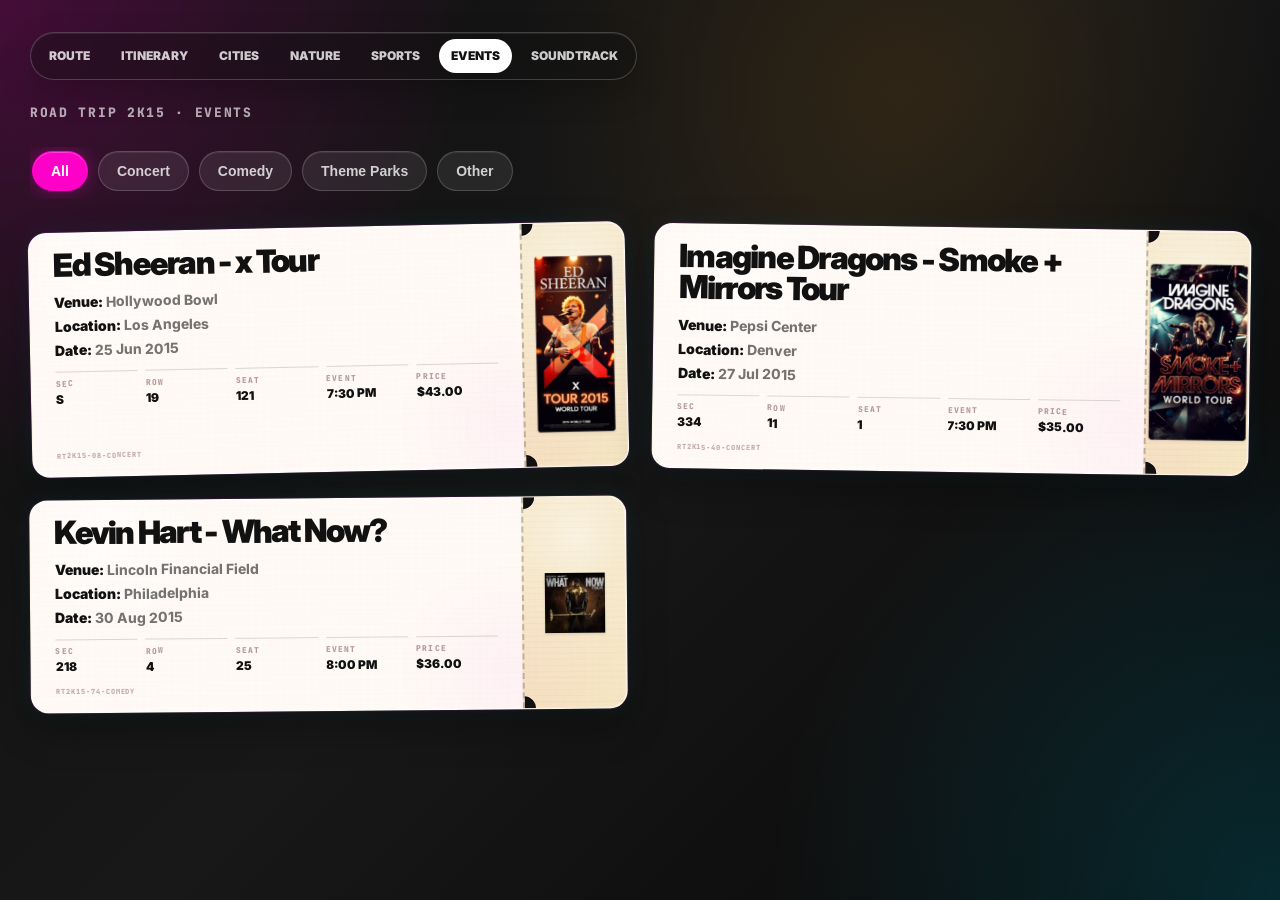
<file: events.html>
<!DOCTYPE html>
<html lang="en">
<head>
  <meta charset="UTF-8" />
  <meta name="viewport" content="width=device-width, initial-scale=1.0" />

  <title>Events · RT2K15</title>

  <link rel="preconnect" href="https://fonts.googleapis.com">
  <link rel="preconnect" href="https://fonts.gstatic.com" crossorigin>
  <link
    href="https://fonts.googleapis.com/css2?family=Inter:wght@400;500;600;700;800;900&family=JetBrains+Mono:wght@500;600;700;800&display=swap"
    rel="stylesheet"
  >

  <link rel="stylesheet" href="events.css" />
</head>

<body data-event-page="events">
  <div class="events-page">
    <header class="events-hero">
<nav class="home-desktop-nav" aria-label="Road Trip sections">
  <a class="home-desktop-nav-link" href="index.html">ROUTE</a>
  <a class="home-desktop-nav-link" href="itinerary.html">ITINERARY</a>
  <a class="home-desktop-nav-link" href="cities.html">CITIES</a>
  <a class="home-desktop-nav-link" href="parks.html">NATURE</a>
  <a class="home-desktop-nav-link" href="sports.html">SPORTS</a>
  <a class="home-desktop-nav-link active" href="events.html" aria-current="page">EVENTS</a>
  <a class="home-desktop-nav-link" href="soundtrack.html">SOUNDTRACK</a>
</nav>
      <div class="events-hero-main">
<div>
  <p class="eyebrow compact-page-title">Road Trip 2K15 · Events</p>
</div>


      </div>
    </header>

    <main class="events-main">
      <section class="events-controls" aria-label="Events filters">
        <div class="filter-buttons" id="event-filters">

          <button class="filter-btn active" type="button" data-filter="all">All</button>
          <button class="filter-btn" type="button" data-filter="Concert">Concert</button>
          <button class="filter-btn" type="button" data-filter="Comedy">Comedy</button>
          <button class="filter-btn" type="button" data-filter="Theme Park">Theme Parks</button>
          <button class="filter-btn" type="button" data-filter="Other">Other</button>
        </div>
      </section>

      <section class="events-meta-row">
        <p class="events-count" id="event-summary">
          Loading events…
        </p>
      </section>

      <section class="ticket-grid" id="ticket-grid" aria-live="polite">
        <div class="empty-state">
          Loading events…
        </div>
      </section>
    </main>
  </div>

  <script src="js/events.js"></script>
</body>
</html>
</file>
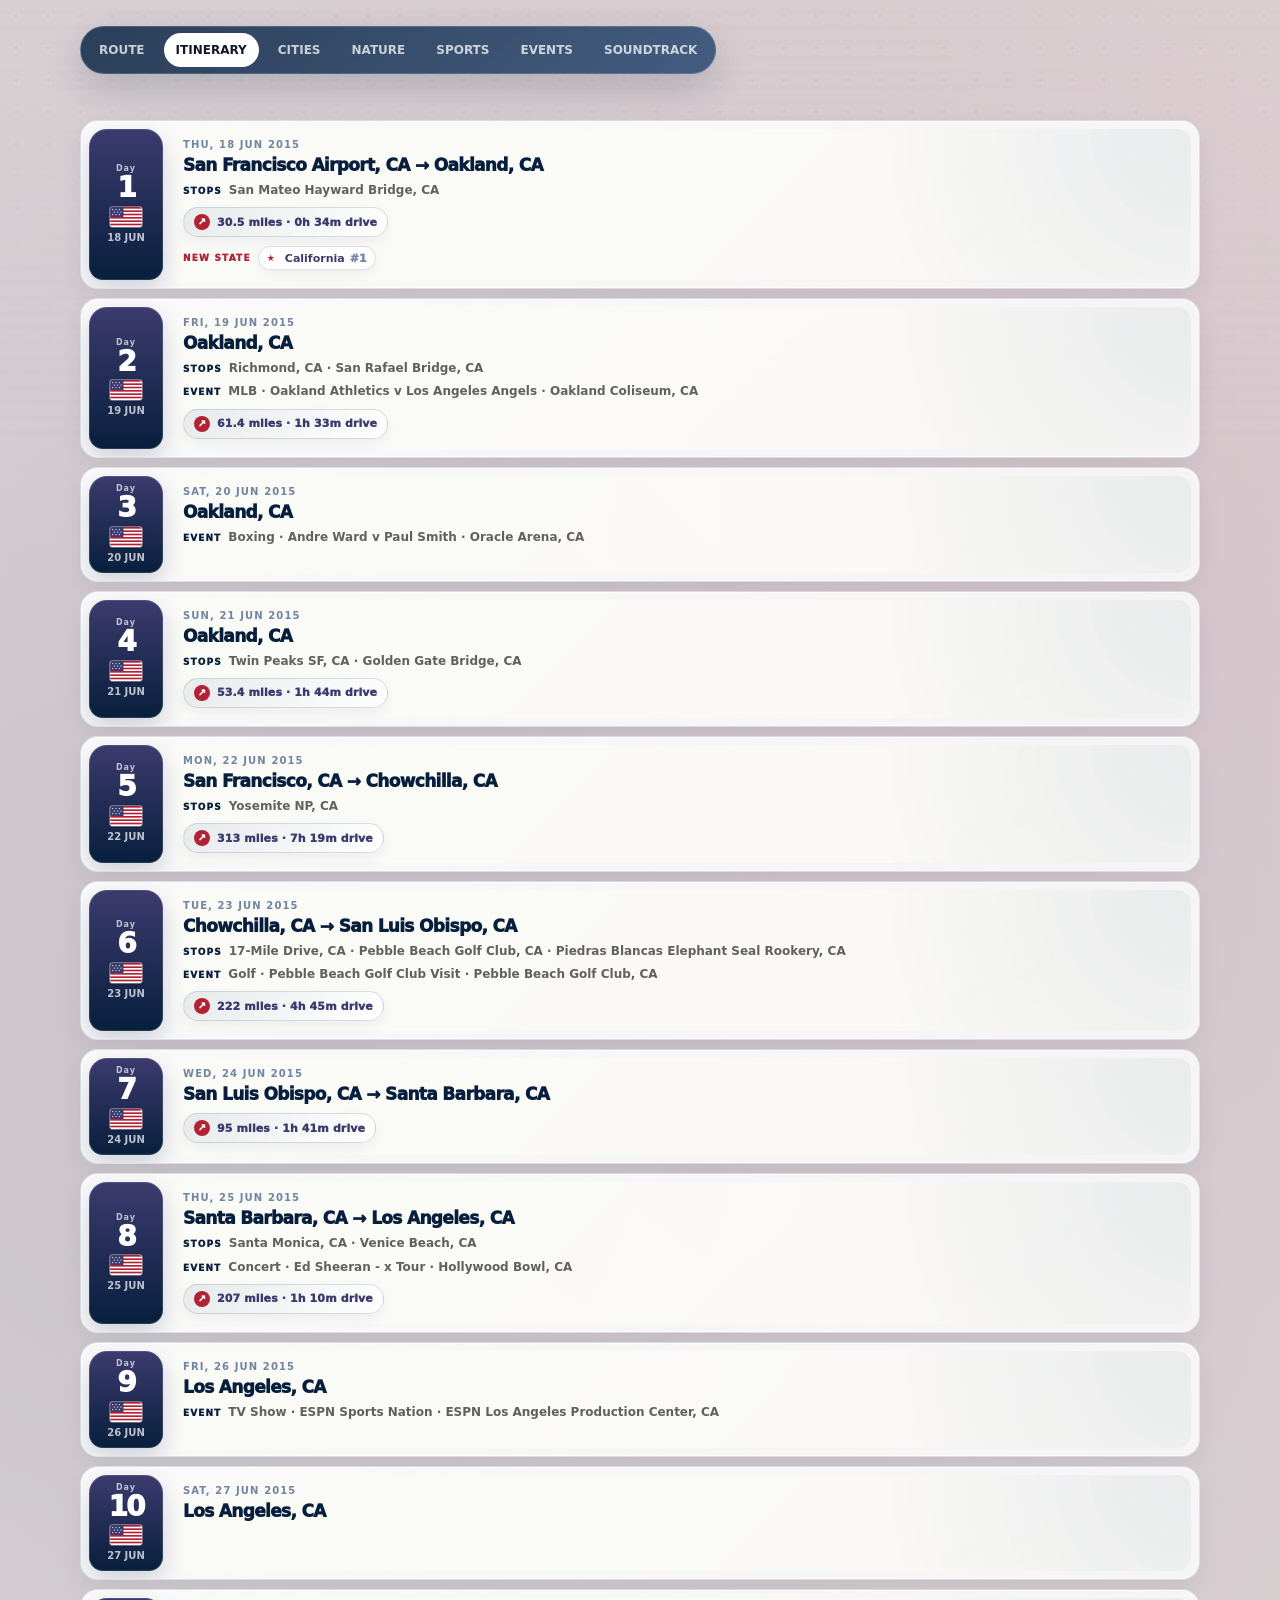
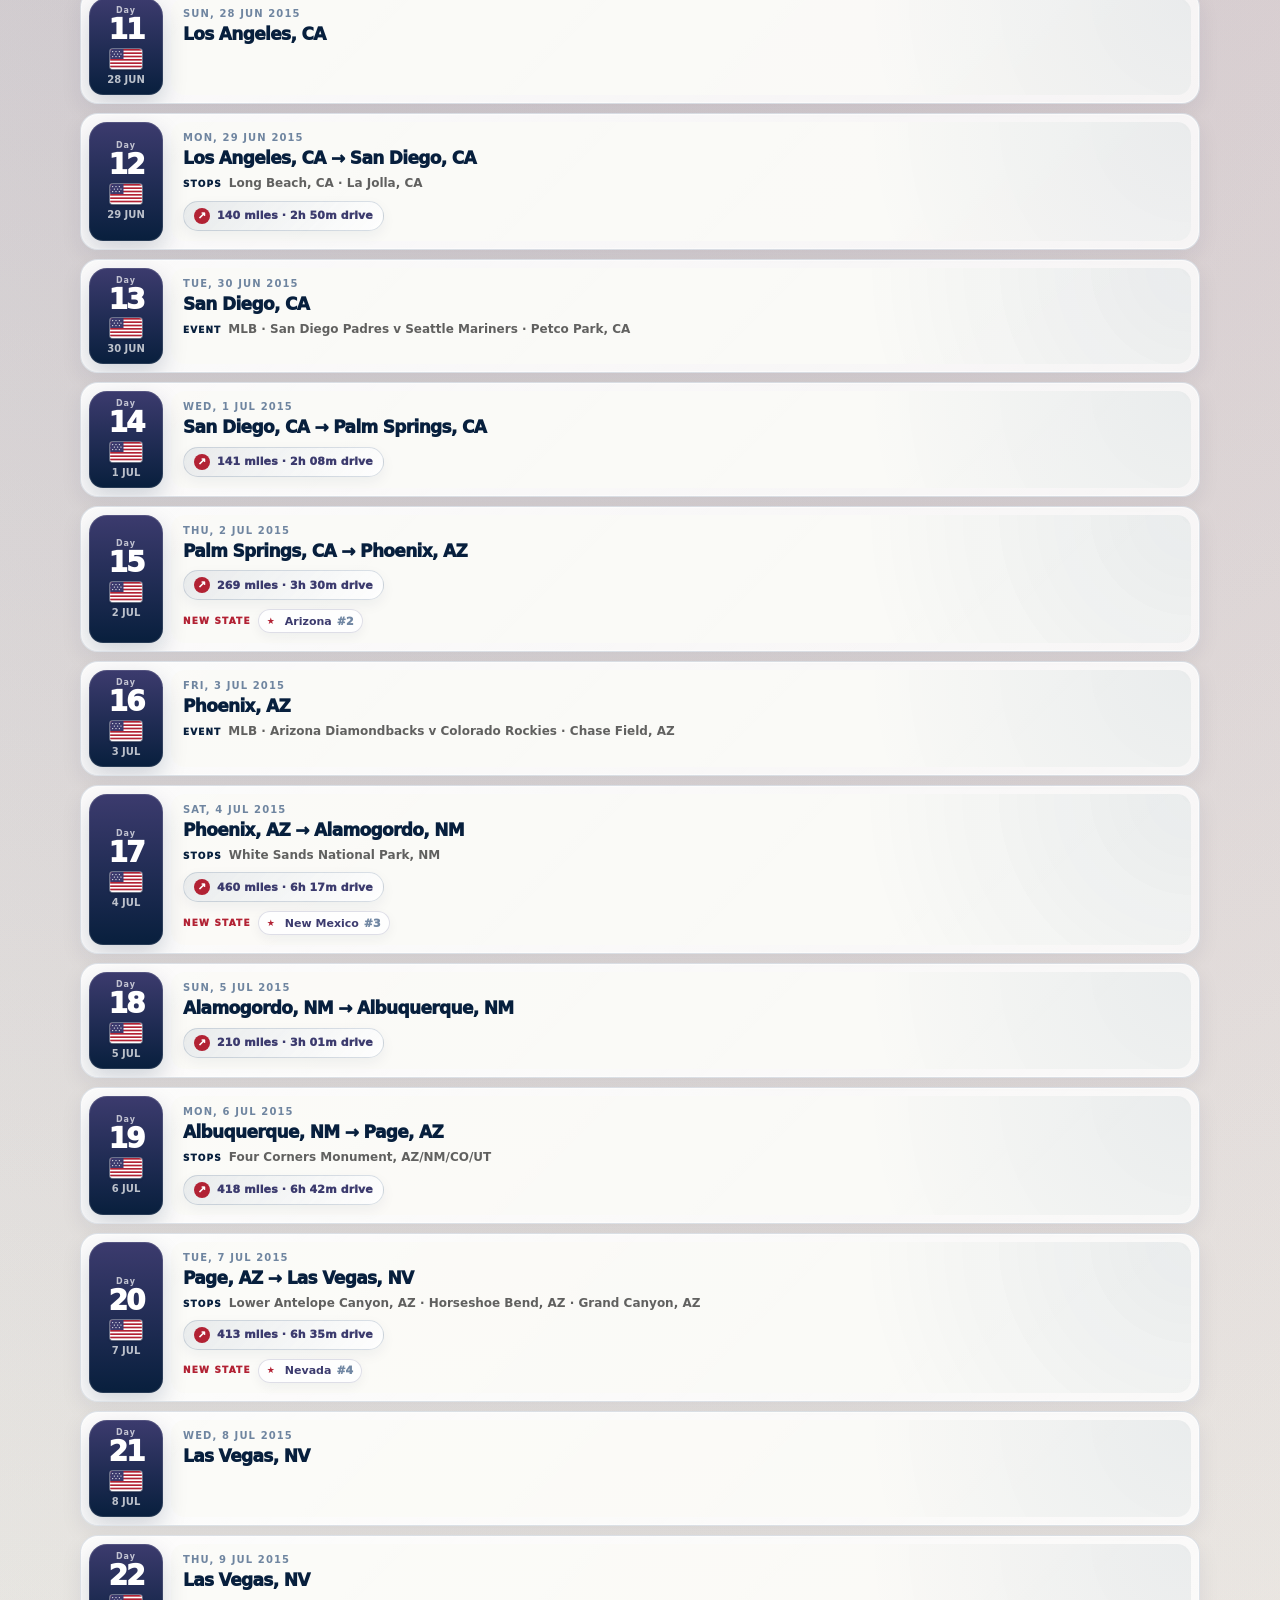
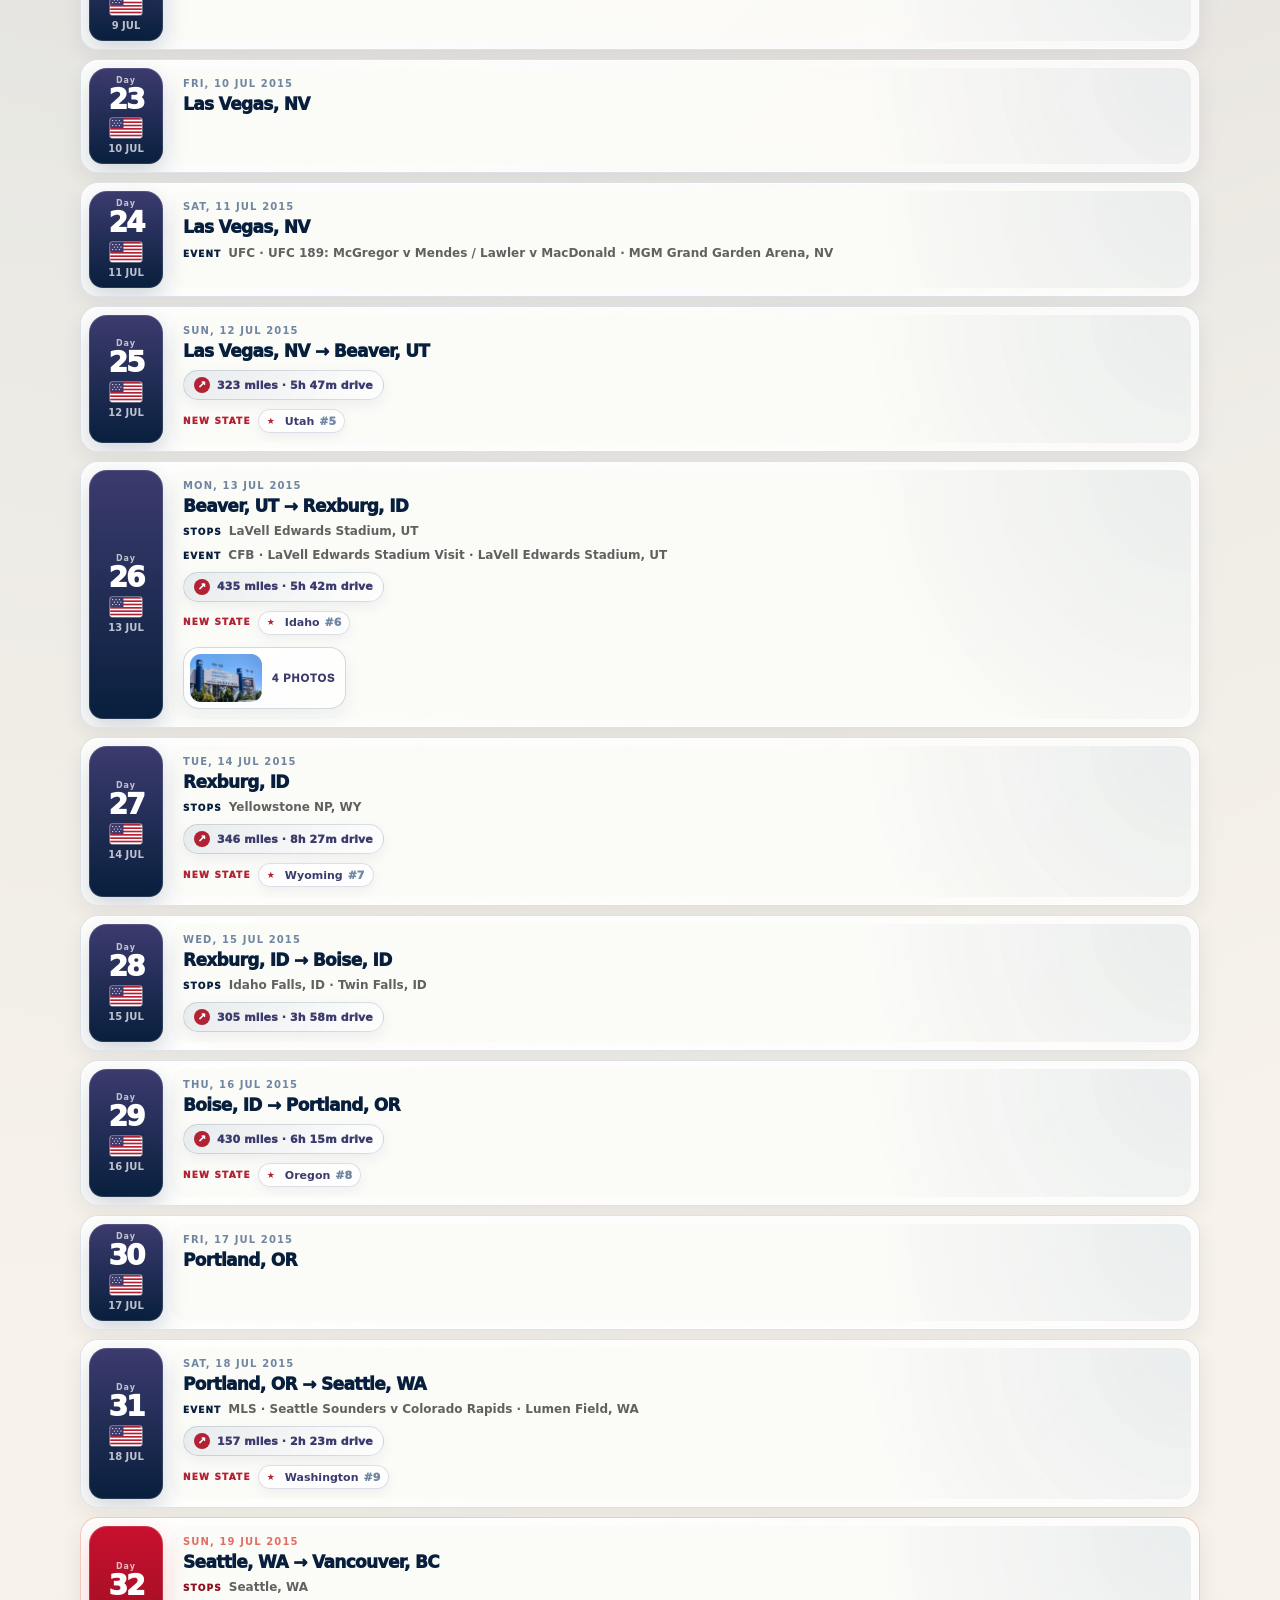
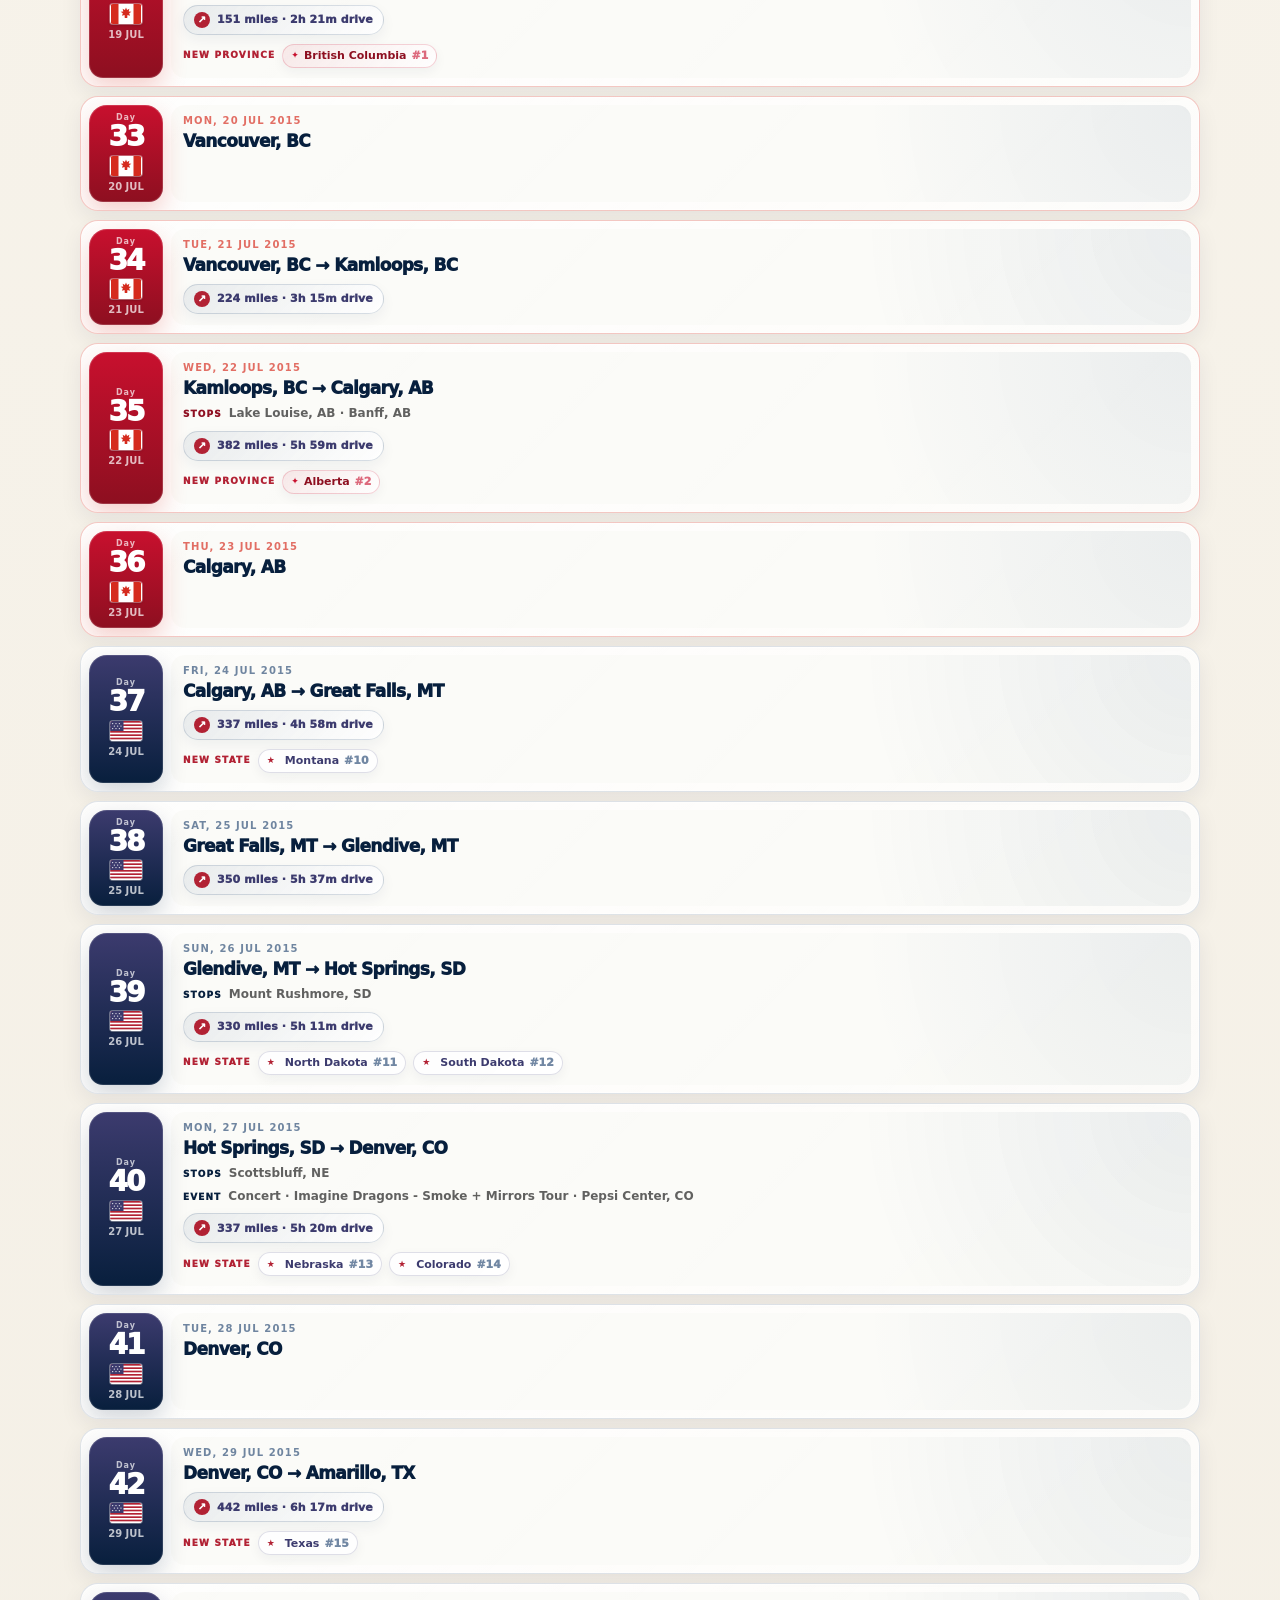
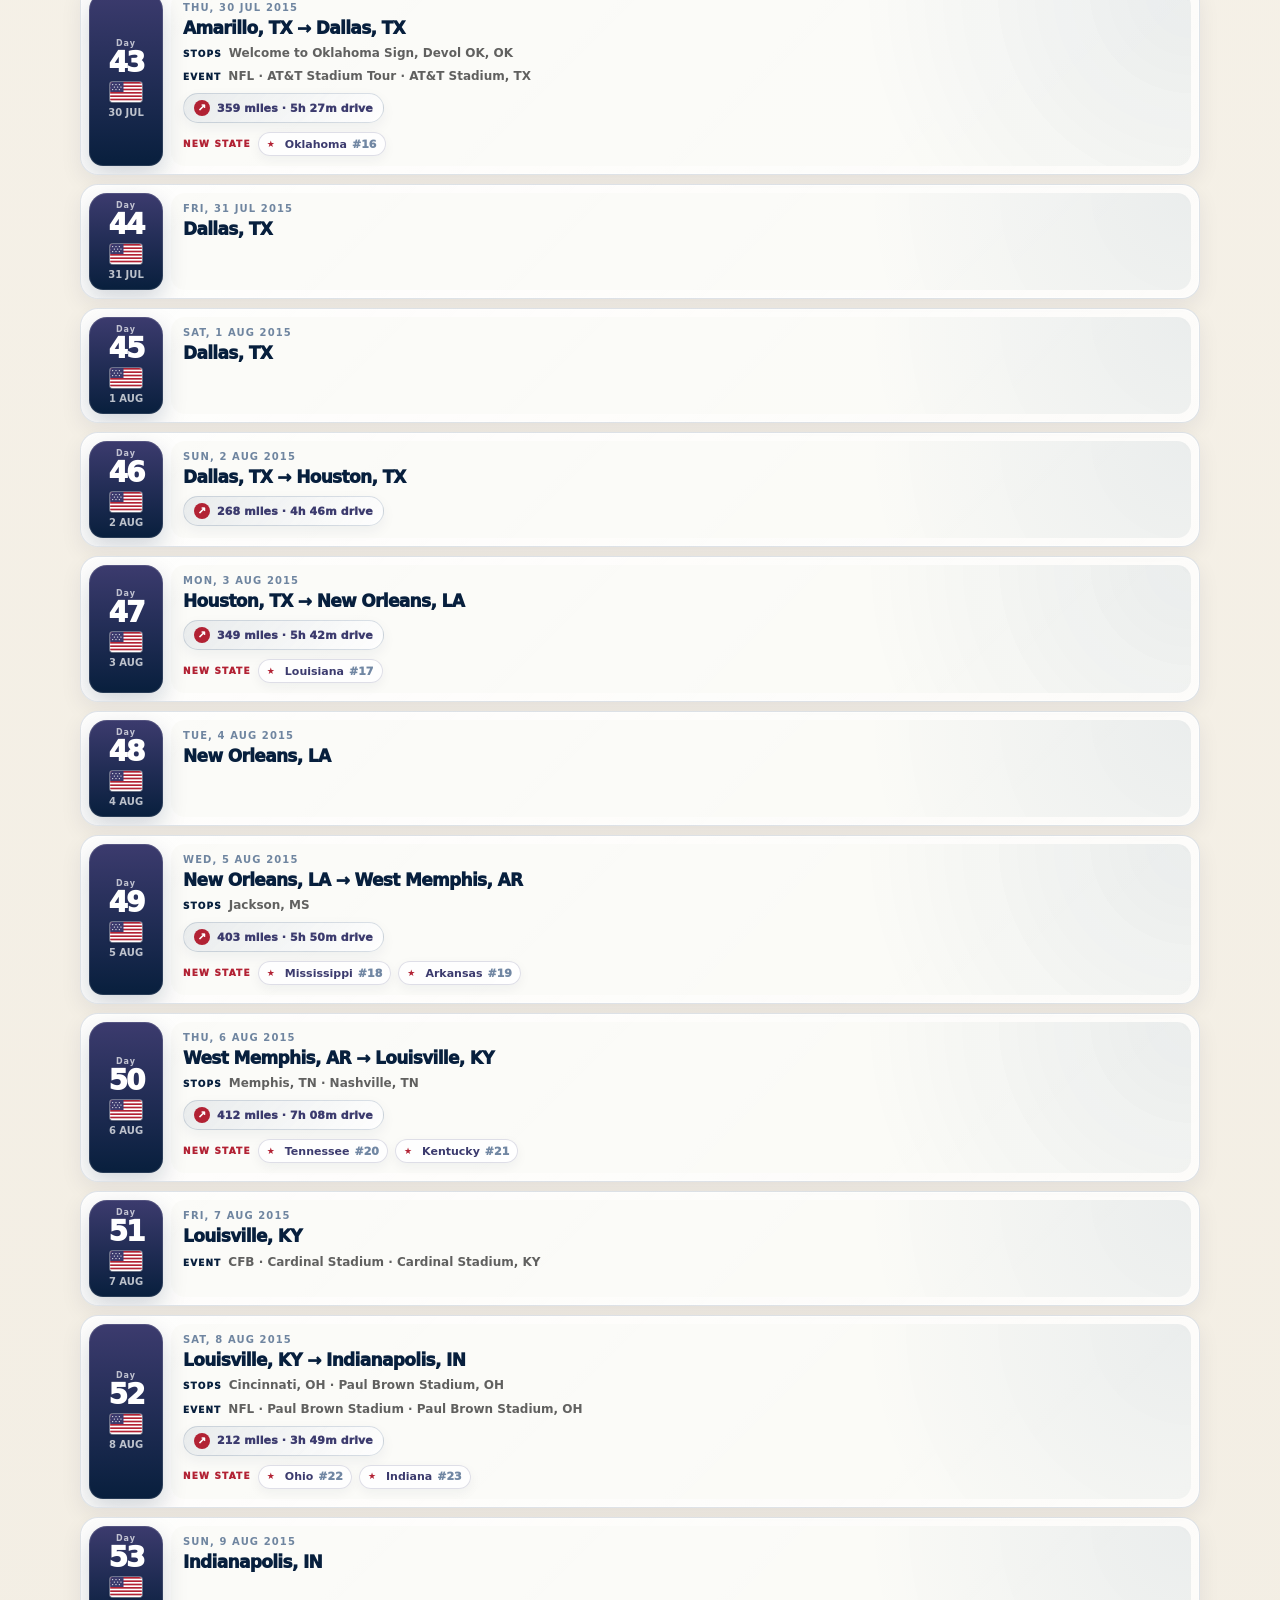
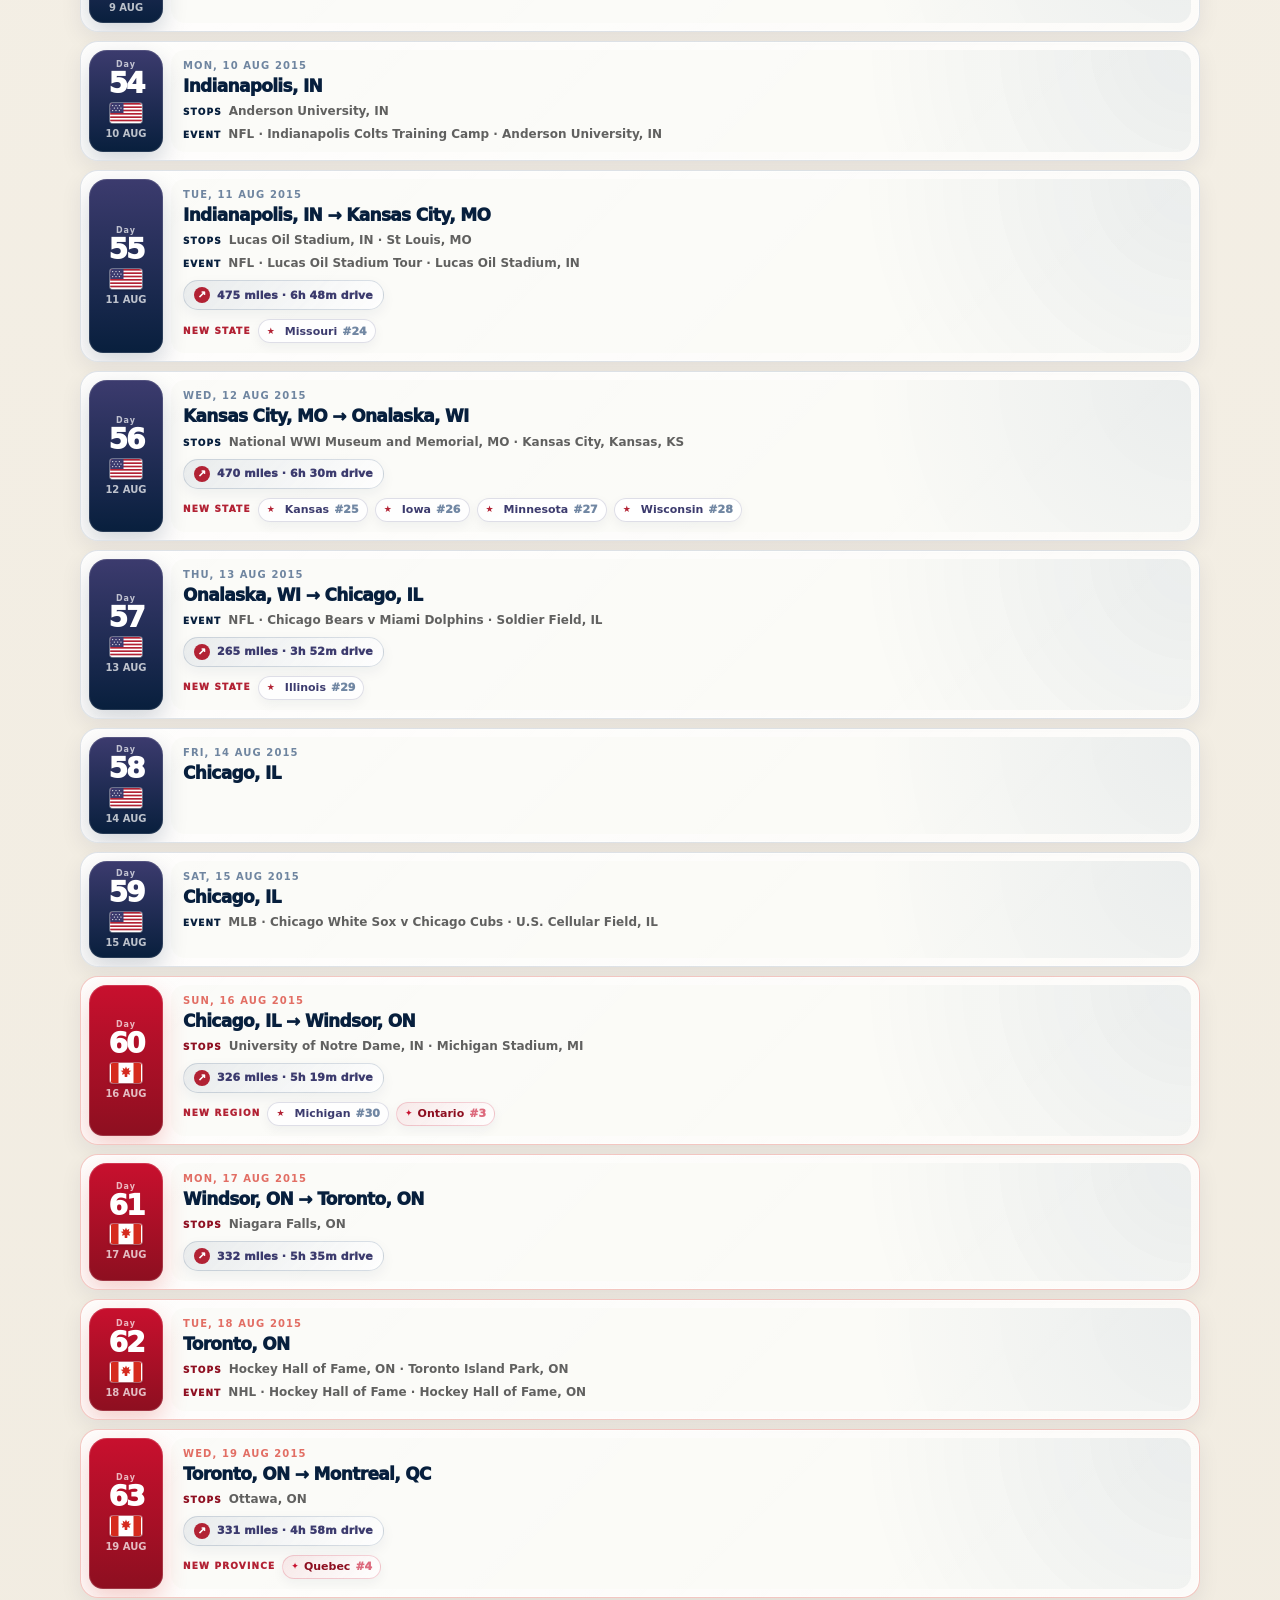
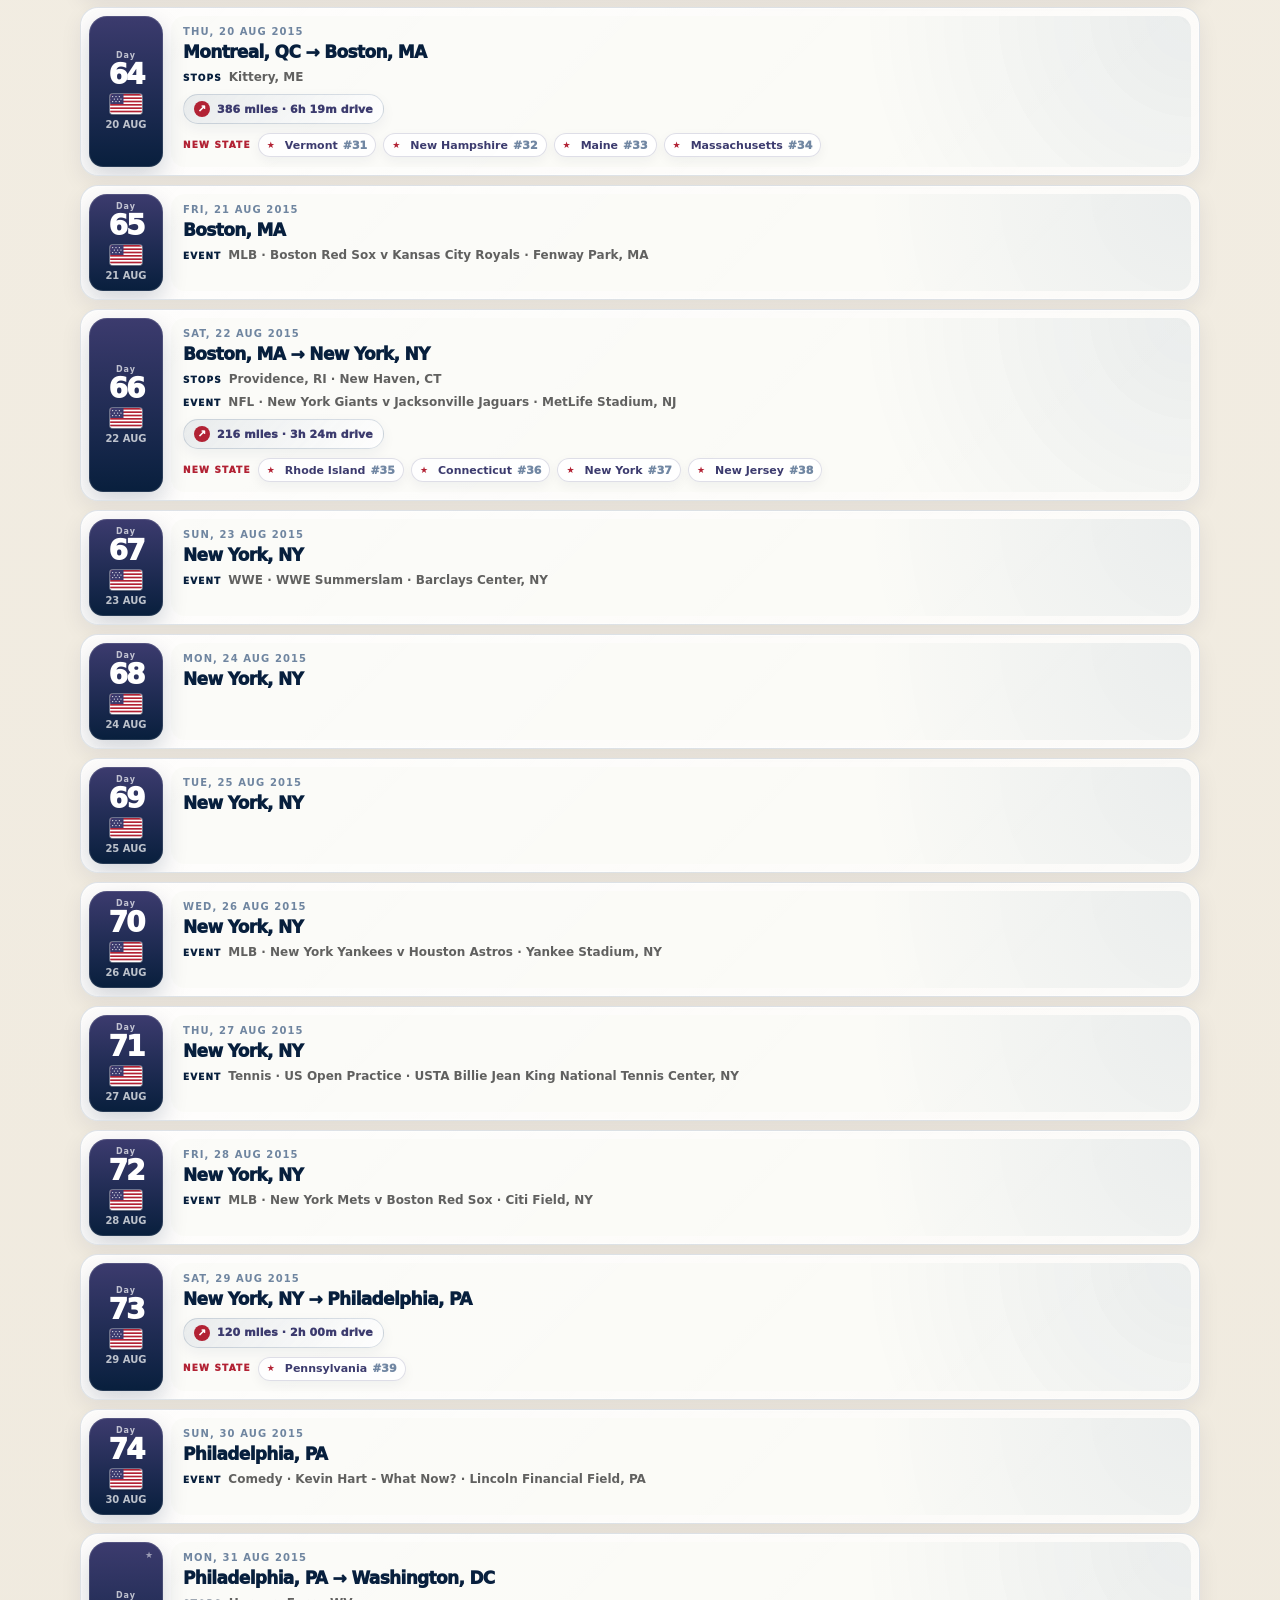
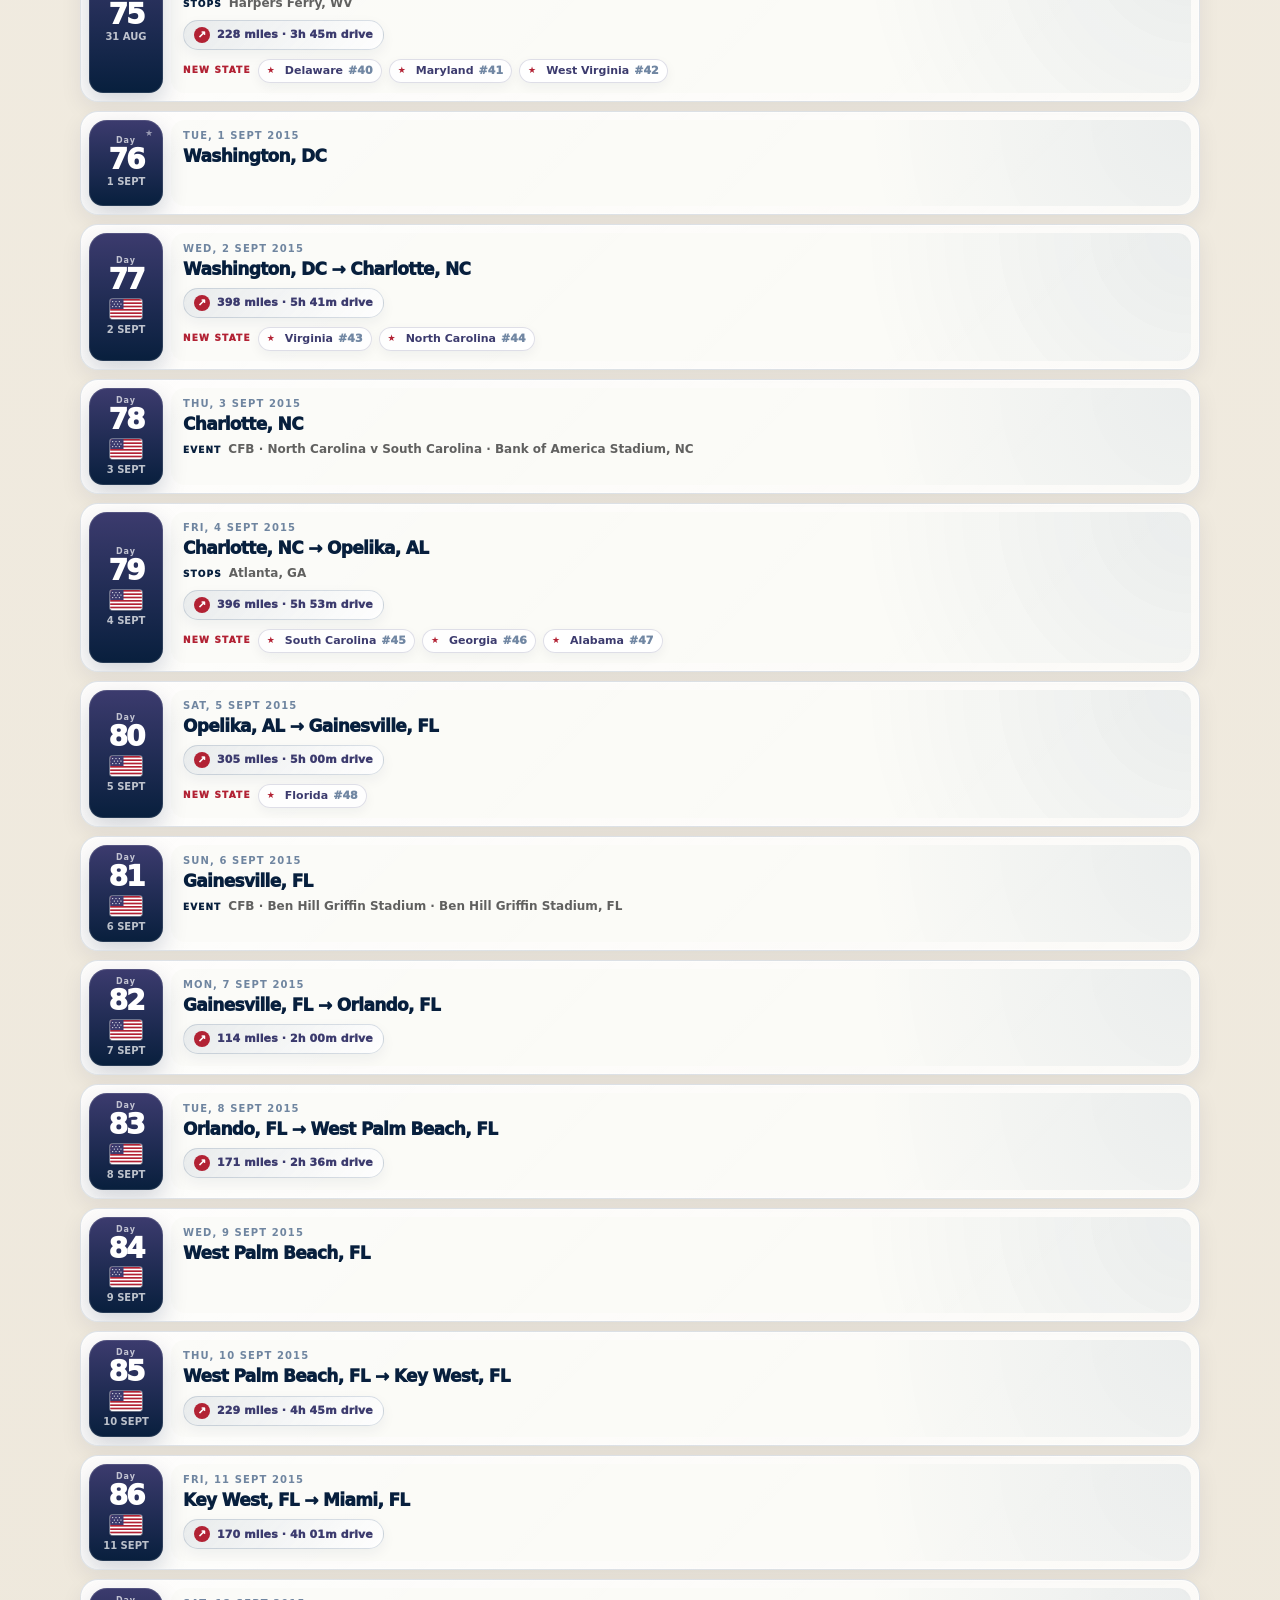
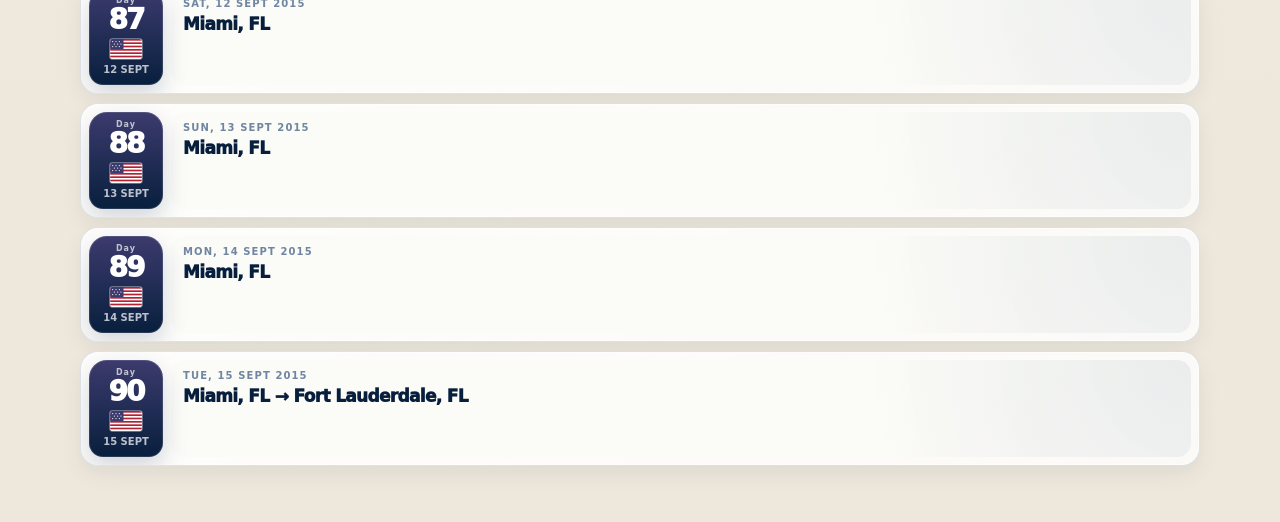
<file: itinerary.html>
<!doctype html>
<html lang="en">
<head>
  <meta charset="utf-8" />
  <meta name="viewport" content="width=device-width, initial-scale=1" />
  <title>RT2K15 · Itinerary</title>
  <link rel="stylesheet" href="itinerary.css" />
</head>
<body>
  <main class="page-shell">
    <header class="itinerary-hero">
<nav class="home-desktop-nav" aria-label="Road Trip sections">
  <a class="home-desktop-nav-link" href="index.html">ROUTE</a>
  <a class="home-desktop-nav-link active" href="itinerary.html" aria-current="page">ITINERARY</a>
  <a class="home-desktop-nav-link" href="cities.html">CITIES</a>
  <a class="home-desktop-nav-link" href="parks.html">NATURE</a>
  <a class="home-desktop-nav-link" href="sports.html">SPORTS</a>
  <a class="home-desktop-nav-link" href="events.html">EVENTS</a>
  <a class="home-desktop-nav-link" href="soundtrack.html">SOUNDTRACK</a>
</nav>
</header>

    <section class="itinerary-controls" aria-label="Itinerary controls">
      <label class="search-box">
        <span>Search itinerary</span>
        <input id="itinerary-search" type="search" placeholder="Search city, event, venue, day..." autocomplete="off" />
      </label>

      <div class="filter-row" role="group" aria-label="Filter itinerary">
        <button class="filter-btn active" type="button" data-filter="all">All</button>
        <button class="filter-btn" type="button" data-filter="drive">Drives</button>
        <button class="filter-btn" type="button" data-filter="stay">Stays</button>
        <button class="filter-btn" type="button" data-filter="event">Events</button>
      </div>
    </section>
<section class="timeline-shell">
      <div class="list-status" id="list-status">Loading itinerary…</div>
      <div class="itinerary-list" id="itinerary-list"></div>
      <div class="empty-state" id="empty-state" hidden>
        <strong>No matching days</strong>
        <span>Try clearing the search or changing the filter.</span>
      </div>
    </section>
  </main>

  <script src="js/itinerary.js"></script>
</body>
</html>
</file>
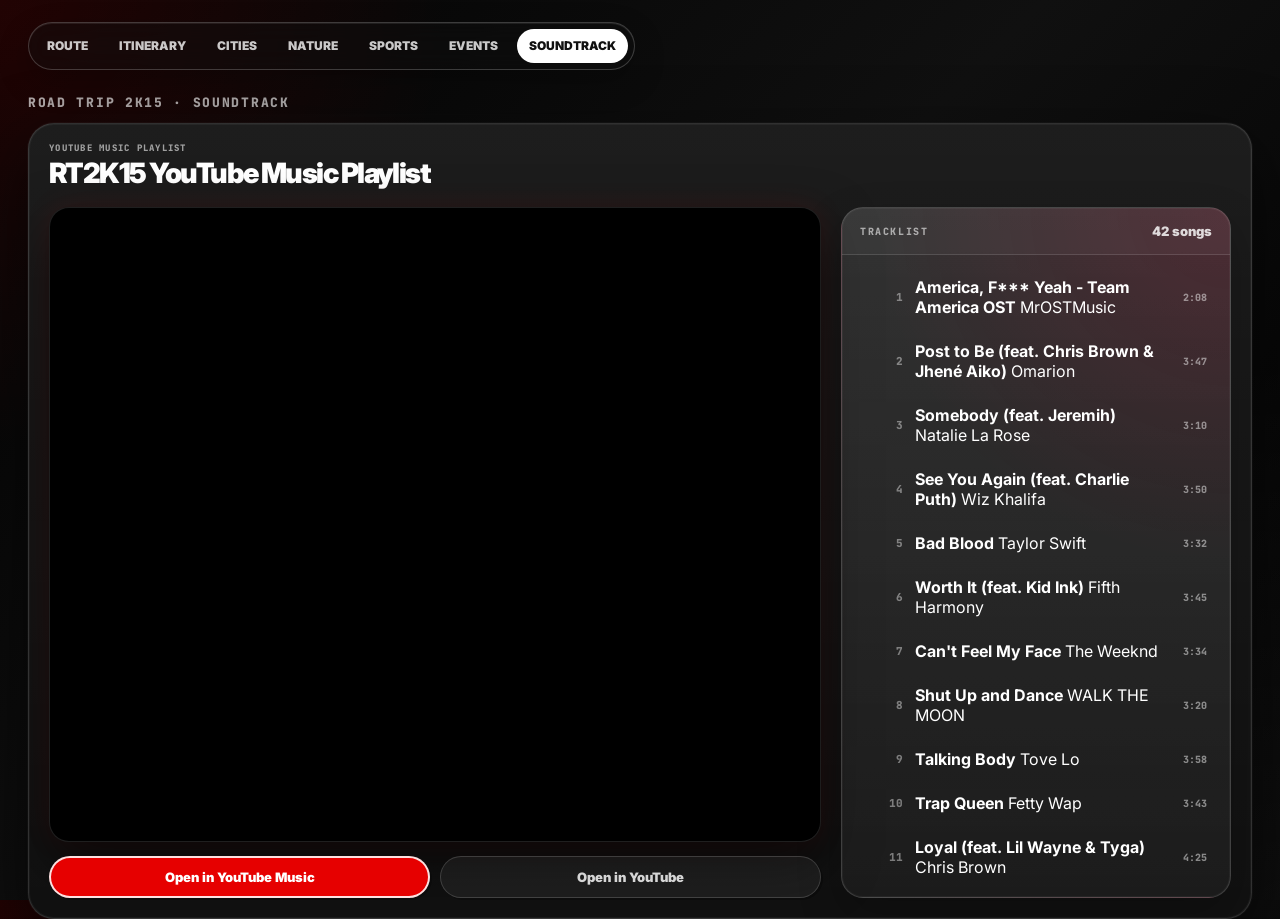
<file: soundtrack.html>
<!DOCTYPE html>
<html lang="en">
<head>
  <meta charset="UTF-8" />
  <meta name="viewport" content="width=device-width, initial-scale=1.0" />

  <title>Road Trip Soundtrack · RT2K15</title>

  <link rel="preconnect" href="https://fonts.googleapis.com">
  <link rel="preconnect" href="https://fonts.gstatic.com" crossorigin>
  <link
    href="https://fonts.googleapis.com/css2?family=Inter:wght@400;500;600;700;800;900;950&family=JetBrains+Mono:wght@500;600;700;800&display=swap"
    rel="stylesheet"
  >

  <link rel="stylesheet" href="soundtrack.css" />
</head>

<body>
  <div class="soundtrack-page">
    <header class="soundtrack-header">
<nav class="home-desktop-nav" aria-label="Road Trip sections">
  <a class="home-desktop-nav-link" href="index.html">ROUTE</a>
  <a class="home-desktop-nav-link" href="itinerary.html">ITINERARY</a>
  <a class="home-desktop-nav-link" href="cities.html">CITIES</a>
  <a class="home-desktop-nav-link" href="parks.html">NATURE</a>
  <a class="home-desktop-nav-link" href="sports.html">SPORTS</a>
  <a class="home-desktop-nav-link" href="events.html">EVENTS</a>
  <a class="home-desktop-nav-link active" href="soundtrack.html" aria-current="page">SOUNDTRACK</a>
</nav>
<div class="soundtrack-title-row compact">
  <div>
    <p class="eyebrow">Road Trip 2K15 · Soundtrack</p>
  </div>
</div>
    </header>

    <main class="soundtrack-main">
      <section class="player-shell">
        <div class="player-copy">
          <p class="section-kicker">YouTube Music Playlist</p>
          <h2 id="playlist-title">RT2K15 YouTube Music Playlist</h2>
        </div>

        <div class="player-layout">
          <div class="player-column">
            <div class="playlist-frame-wrap" id="playlist-frame-wrap">
              <div class="playlist-placeholder">
                <strong>Playlist not connected yet</strong>
                <span>Add your playlist ID or playlist URL in <code>data/soundtrack.json</code>.</span>
              </div>
            </div>

            <div class="playlist-actions">
              <a class="playlist-link primary" id="youtube-music-link" href="#" target="_blank" rel="noopener noreferrer">
                Open in YouTube Music
              </a>

              <a class="playlist-link secondary" id="youtube-link" href="#" target="_blank" rel="noopener noreferrer">
                Open in YouTube
              </a>
            </div>
          </div>

          <aside class="tracklist-panel">
            <div class="tracklist-head">
              <span>Tracklist</span>
              <strong id="visible-track-count">0 songs</strong>
            </div>

            <div class="tracklist" id="tracklist">
              <div class="empty-tracklist">
                Add songs to <code>tracks</code> in <code>data/soundtrack.json</code>.
              </div>
            </div>
          </aside>
        </div>
      </section>
    </main>
  </div>

  <script src="js/soundtrack.js"></script>
</body>
</html>
</file>
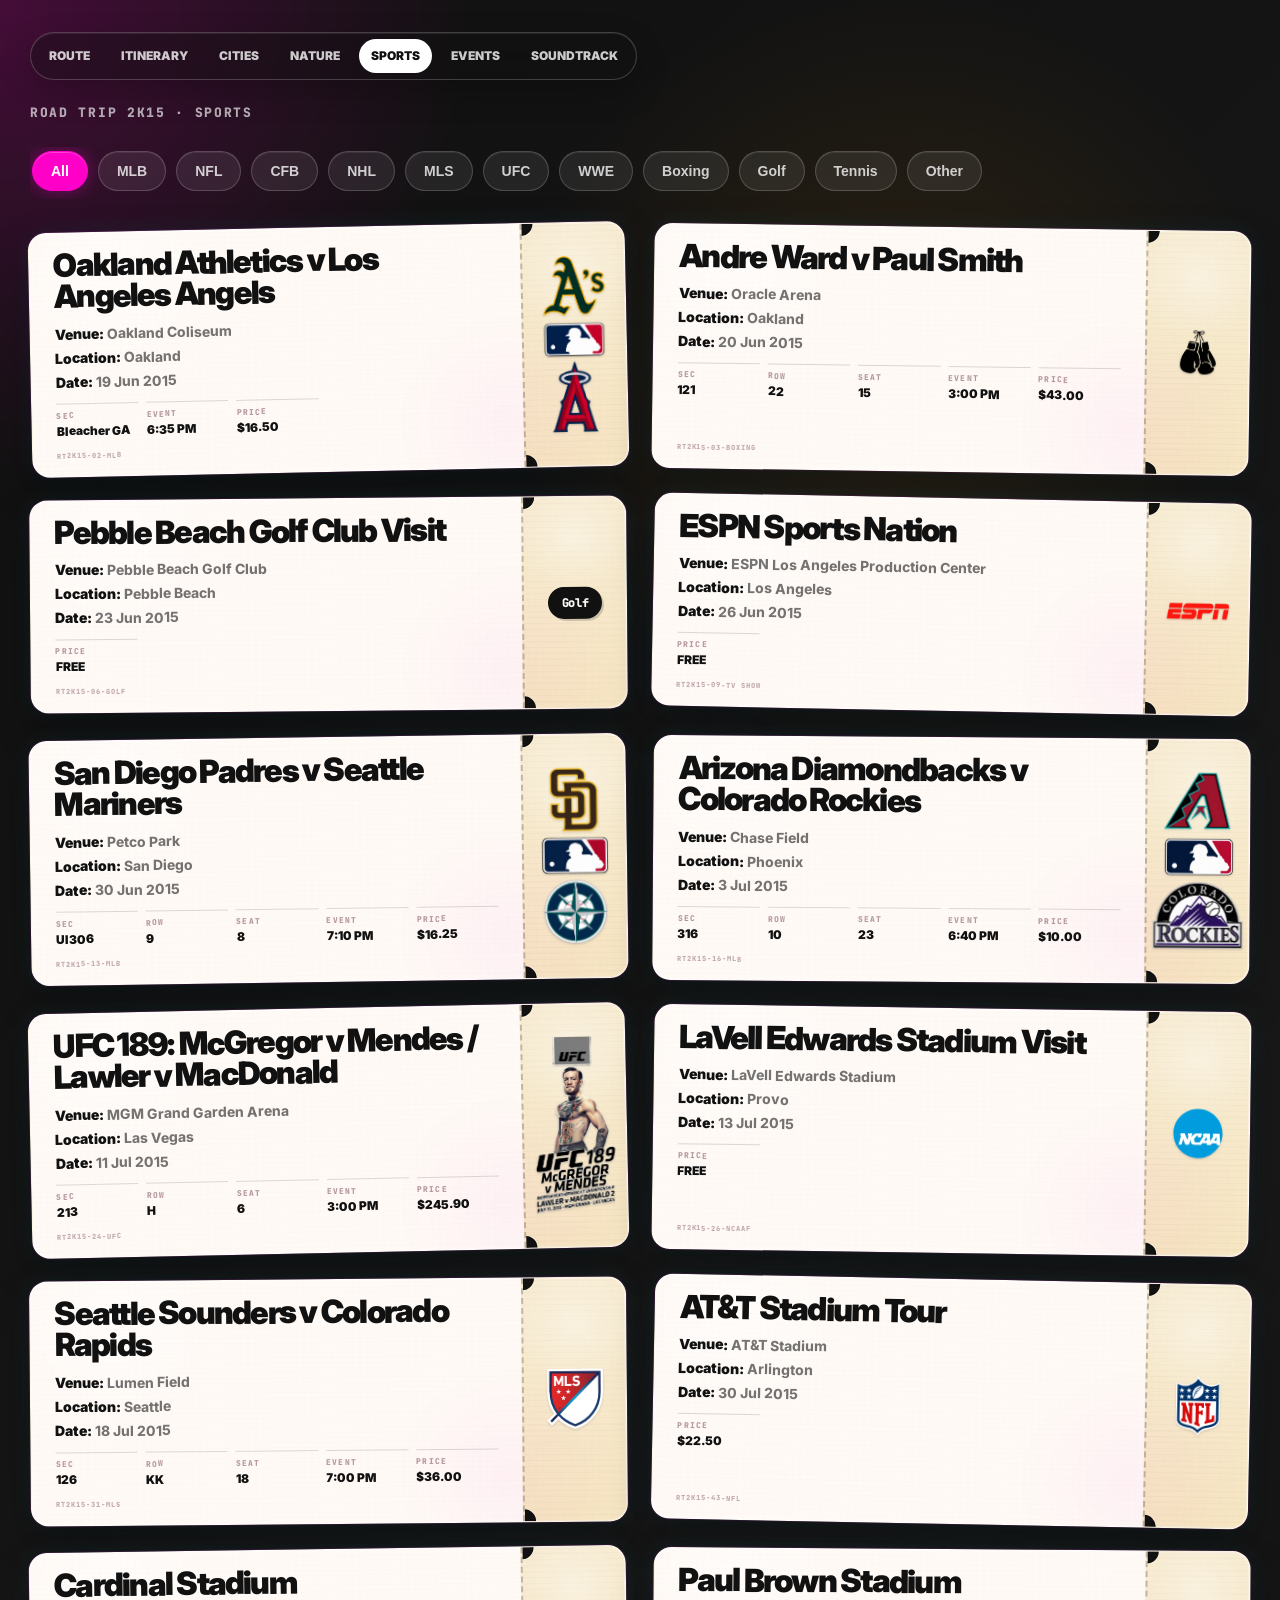
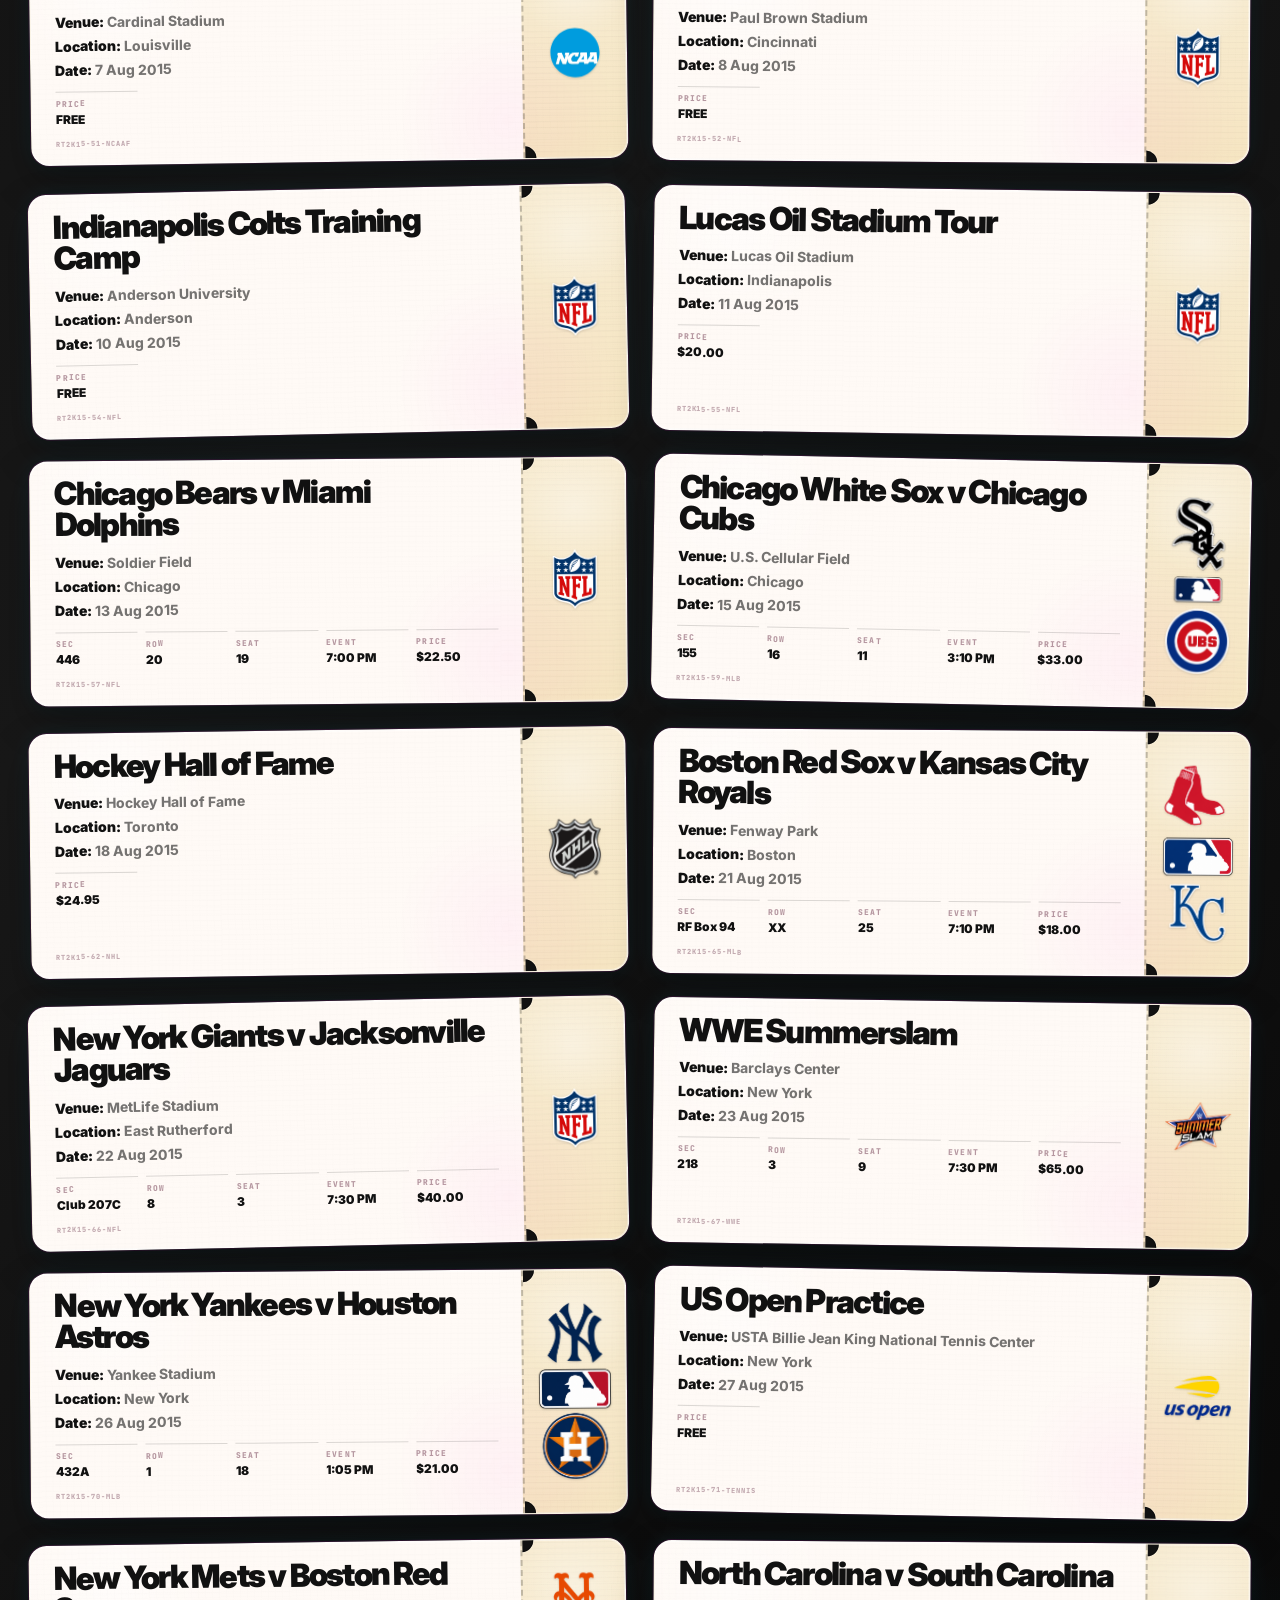
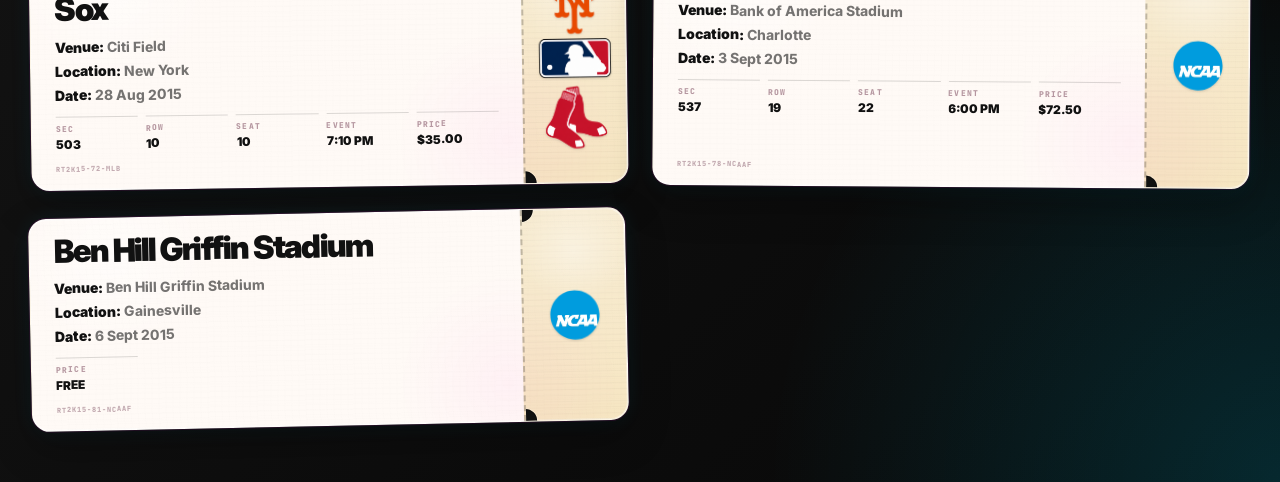
<file: sports.html>
<!DOCTYPE html>
<html lang="en">
<head>
  <meta charset="UTF-8" />
  <meta name="viewport" content="width=device-width, initial-scale=1.0" />

  <title>Sports · RT2K15</title>

  <link rel="preconnect" href="https://fonts.googleapis.com">
  <link rel="preconnect" href="https://fonts.gstatic.com" crossorigin>
  <link
    href="https://fonts.googleapis.com/css2?family=Inter:wght@400;500;600;700;800;900&family=JetBrains+Mono:wght@500;600;700;800&display=swap"
    rel="stylesheet"
  >

  <link rel="stylesheet" href="events.css" />
</head>

<body data-event-page="sports">
  <div class="events-page">
    <header class="events-hero">
<nav class="home-desktop-nav" aria-label="Road Trip sections">
  <a class="home-desktop-nav-link" href="index.html">ROUTE</a>
  <a class="home-desktop-nav-link" href="itinerary.html">ITINERARY</a>
  <a class="home-desktop-nav-link" href="cities.html">CITIES</a>
  <a class="home-desktop-nav-link" href="parks.html">NATURE</a>
  <a class="home-desktop-nav-link active" href="sports.html" aria-current="page">SPORTS</a>
  <a class="home-desktop-nav-link" href="events.html">EVENTS</a>
  <a class="home-desktop-nav-link" href="soundtrack.html">SOUNDTRACK</a>
</nav>
      <div class="events-hero-main">
<div>
  <p class="eyebrow compact-page-title">Road Trip 2K15 · Sports</p>
</div>


      </div>
    </header>

    <main class="events-main">
      <section class="events-controls" aria-label="Sports filters">
        <div class="filter-buttons" id="event-filters">

          <button class="filter-btn active" type="button" data-filter="all">All</button>
          <button class="filter-btn" type="button" data-filter="MLB">MLB</button>
          <button class="filter-btn" type="button" data-filter="NFL">NFL</button>
          <button class="filter-btn" type="button" data-filter="NCAAF">CFB</button>
          <button class="filter-btn" type="button" data-filter="NHL">NHL</button>
          <button class="filter-btn" type="button" data-filter="MLS">MLS</button>
          <button class="filter-btn" type="button" data-filter="UFC">UFC</button>
          <button class="filter-btn" type="button" data-filter="WWE">WWE</button>
          <button class="filter-btn" type="button" data-filter="Boxing">Boxing</button>
          <button class="filter-btn" type="button" data-filter="Golf">Golf</button>
          <button class="filter-btn" type="button" data-filter="Tennis">Tennis</button>
          <button class="filter-btn" type="button" data-filter="Other">Other</button>
        </div>
      </section>

      <section class="events-meta-row">
        <p class="events-count" id="event-summary">
          Loading sports…
        </p>
      </section>

      <section class="ticket-grid" id="ticket-grid" aria-live="polite">
        <div class="empty-state">
          Loading sports…
        </div>
      </section>
    </main>
  </div>

  <script src="js/events.js"></script>
</body>
</html>
</file>
<file: events.css>
:root {
  --paper: #fffaf6;
  --paper-dark: #f6e8c9;
  --ink: #111111;
  --muted: rgba(17, 17, 17, 0.58);
  --line: rgba(17, 17, 17, 0.14);
  --accent: #ff00c8;
  --accent-2: #00d9ff;
  --accent-3: #ff9d00;
  --cyan: #00e5ff;
}

* {
  box-sizing: border-box;
}

body {
  margin: 0;
  min-height: 100vh;
  font-family: "Inter", system-ui, -apple-system, BlinkMacSystemFont, sans-serif;
  color: var(--ink);
  background:
    radial-gradient(circle at top left, rgba(255, 0, 200, 0.22), transparent 30rem),
    radial-gradient(circle at bottom right, rgba(0, 217, 255, 0.16), transparent 32rem),
    radial-gradient(circle at 70% 10%, rgba(255, 157, 0, 0.10), transparent 24rem),
    linear-gradient(135deg, #101010 0%, #181818 48%, #070707 100%);
}

.events-page {
  width: min(1220px, calc(100% - 40px));
  margin: 0 auto;
  padding: 24px 0 56px;
}

.events-hero {
  color: #fff;
  padding: 8px 0 18px;
}

.events-nav {
  margin-bottom: 42px;
}

.back-link {
  display: inline-flex;
  align-items: center;
  color: rgba(255, 255, 255, 0.78);
  text-decoration: none;
  font-size: 14px;
  font-weight: 800;
}

.back-link:hover {
  color: #fff;
}

.events-hero-main {
  display: flex;
  align-items: flex-end;
  justify-content: space-between;
  gap: 32px;
}

.eyebrow,
.hero-kicker {
  margin: 0 0 8px;
  color: rgba(255, 255, 255, 0.72);
  font-size: clamp(17px, 2vw, 25px);
  font-weight: 500;
  letter-spacing: -0.02em;
}

.events-hero h1 {
  margin: 0;
  font-size: clamp(54px, 8vw, 104px);
  line-height: 0.86;
  letter-spacing: -0.085em;
  font-weight: 950;
}

.events-subtitle {
  display: none;
}

.events-summary {
  display: flex;
  gap: 10px;
  flex: 0 0 auto;
  margin-bottom: 6px;
}

.summary-card {
  min-width: 104px;
  padding: 12px 14px;
  border: 1px solid rgba(255,255,255,0.16);
  border-radius: 16px;
  background: rgba(255,255,255,0.07);
  backdrop-filter: blur(10px);
}

.summary-value {
  display: block;
  font-size: 26px;
  line-height: 1;
  font-weight: 900;
  letter-spacing: -0.05em;
}

.summary-label {
  display: block;
  margin-top: 6px;
  font-family: "JetBrains Mono", monospace;
  font-size: 10px;
  font-weight: 800;
  letter-spacing: 0.12em;
  text-transform: uppercase;
  color: rgba(255,255,255,0.62);
}

.events-main {
  margin-top: 18px;
}

.events-controls {
  margin: 0 0 24px;
}

.filter-buttons,
.filters {
  display: flex;
  gap: 10px;
  flex-wrap: nowrap;
  overflow-x: auto;
  padding: 4px 2px 8px;
  scrollbar-width: none;
}

.filter-buttons::-webkit-scrollbar,
.filters::-webkit-scrollbar {
  display: none;
}

.filter-btn {
  flex: 0 0 auto;
  border: 1px solid rgba(255,255,255,0.18);
  background: rgba(255,255,255,0.08);
  color: rgba(255,255,255,0.78);
  border-radius: 999px;
  padding: 11px 18px;
  font-size: 14px;
  font-weight: 900;
  cursor: pointer;
  box-shadow: inset 0 1px 0 rgba(255,255,255,0.08);
}

.filter-btn:hover {
  color: #fff;
  border-color: rgba(255,255,255,0.36);
}

.filter-btn.active {
  background: var(--accent);
  color: #fff;
  border-color: var(--accent);
  box-shadow:
    0 0 18px rgba(255,0,200,0.36),
    inset 0 1px 0 rgba(255,255,255,0.25);
}

.events-meta-row {
  display: none;
}

.ticket-grid {
  display: grid;
  grid-template-columns: repeat(auto-fill, minmax(500px, 1fr));
  gap: 26px;
  padding-top: 4px;
}

.ticket {
  --stub-width: 104px;

  position: relative;
  display: grid;
  grid-template-columns: minmax(0, 1fr) var(--stub-width);
  min-height: 190px;
  color: var(--ink);
  background:
    radial-gradient(circle at 14% 18%, rgba(255,255,255,0.50), transparent 17%),
    radial-gradient(circle at 80% 82%, rgba(255,0,200,0.035), transparent 22%),
    linear-gradient(
      90deg,
      var(--paper) 0%,
      var(--paper) calc(100% - var(--stub-width)),
      var(--paper-dark) calc(100% - var(--stub-width)),
      var(--paper-dark) 100%
    );
  border: 1px solid rgba(255,255,255,0.55);
  border-radius: 18px;
  overflow: hidden;
  box-shadow:
    0 16px 40px rgba(0,0,0,0.32),
    0 0 0 1px rgba(255,0,200,0.12),
    0 0 24px rgba(0,217,255,0.08),
    inset 0 0 0 1px rgba(255,255,255,0.48);
  transform: rotate(var(--tilt, -1deg));
  transition: transform 0.18s ease, box-shadow 0.18s ease;
}

.ticket::before {
  content: "";
  position: absolute;
  inset: 0;
  pointer-events: none;
  opacity: 0.16;
  background-image:
    repeating-linear-gradient(
      0deg,
      rgba(17,17,17,0.035) 0,
      rgba(17,17,17,0.035) 1px,
      transparent 1px,
      transparent 5px
    );
  mix-blend-mode: multiply;
}

.ticket::after {
  content: "";
  position: absolute;
  inset: 0;
  pointer-events: none;
  opacity: 0.14;
  background-image:
    linear-gradient(90deg, rgba(17,17,17,0.03) 1px, transparent 1px),
    linear-gradient(0deg, rgba(17,17,17,0.022) 1px, transparent 1px);
  background-size: 7px 7px;
  mix-blend-mode: multiply;
}

.ticket:hover {
  transform: rotate(0deg) translateY(-4px);
  box-shadow:
    0 22px 52px rgba(0,0,0,0.42),
    0 0 0 1px rgba(255,0,200,0.30),
    0 0 18px rgba(255,0,200,0.18),
    0 0 30px rgba(0,217,255,0.10);
}

.ticket-main {
  position: relative;
  z-index: 1;
  display: flex;
  flex-direction: column;
  padding: 16px 24px 16px;
}

.ticket h2 {
  margin: 0;
  max-width: 100%;
  font-size: clamp(25px, 2.7vw, 32px);
  line-height: 0.98;
  letter-spacing: -0.055em;
  font-weight: 950;
}

.ticket-meta {
  margin-top: 13px;
  display: grid;
  gap: 7px;
  color: var(--muted);
  font-size: 14px;
  font-weight: 750;
}

.ticket-meta strong {
  color: var(--ink);
  font-weight: 950;
}

.ticket-extra-grid {
  margin-top: 13px;
  display: grid;
  grid-template-columns: repeat(5, minmax(0, 1fr));
  gap: 8px;
}

.ticket-extra-cell {
  border-top: 1px solid rgba(17,17,17,0.15);
  padding-top: 6px;
  min-width: 0;
}

.ticket-extra-cell span {
  display: block;
  margin-bottom: 3px;
  font-family: "JetBrains Mono", monospace;
  font-size: 8px;
  font-weight: 900;
  letter-spacing: 0.14em;
  text-transform: uppercase;
  color: rgba(120, 70, 90, 0.55);
}

.ticket-extra-cell strong {
  display: block;
  font-size: 12px;
  font-weight: 900;
  color: var(--ink);
  white-space: nowrap;
  overflow: hidden;
  text-overflow: ellipsis;
}

.ticket-fineprint {
  margin-top: auto;
  padding-top: 13px;
  display: flex;
  gap: 12px;
  flex-wrap: wrap;
  font-family: "JetBrains Mono", monospace;
  font-size: 7.5px;
  font-weight: 800;
  letter-spacing: 0.11em;
  text-transform: uppercase;
  color: rgba(120, 70, 90, 0.62);
}

.ticket-stub {
  position: relative;
  z-index: 1;
  padding: 12px 10px;
  border-left: 2px dashed rgba(17,17,17,0.24);
  display: grid;
  grid-template-rows: 38px 1fr auto;
  align-items: center;
  justify-items: center;
  gap: 10px;
  background:
    radial-gradient(circle at 50% 20%, rgba(255,255,255,0.34), transparent 30%),
    linear-gradient(180deg, rgba(255,255,255,0.18), rgba(255,157,0,0.035)),
    repeating-linear-gradient(
      0deg,
      rgba(17,17,17,0.025) 0,
      rgba(17,17,17,0.025) 1px,
      transparent 1px,
      transparent 6px
    );
}

.ticket-stub::before,
.ticket-stub::after {
  content: "";
  position: absolute;
  left: -13px;
  width: 24px;
  height: 24px;
  background: #111;
  border-radius: 50%;
  box-shadow:
    0 0 0 1px rgba(255,255,255,0.16),
    inset 0 0 0 1px rgba(0,0,0,0.3);
}

.ticket-stub::before {
  top: -12px;
}

.ticket-stub::after {
  bottom: -12px;
}

.stub-actions {
  width: 100%;
  min-height: 34px;
  display: flex;
  flex-direction: column;
  justify-content: flex-start;
  gap: 6px;
}

.stub-actions-empty {
  visibility: hidden;
}

.stub-action {
  width: 100%;
  display: inline-flex;
  align-items: center;
  justify-content: center;
  text-decoration: none;
  border: 1.5px solid #111;
  color: #fff;
  border-radius: 999px;
  padding: 6px 6px;
  font-size: 8.5px;
  font-weight: 900;
  line-height: 1;
  text-align: center;
  box-shadow: 1px 1px 0 rgba(17,17,17,0.18);
}

.youtube-link {
  background: #ff0000;
}

.boxscore-link {
  background: #111;
}

.stub-action:hover {
  background: var(--accent);
  color: #fff;
}

.stub-brand {
  width: 100%;
  min-height: 52px;
  display: flex;
  align-items: center;
  justify-content: center;
}

.stub-brand .event-logo {
  max-width: 74px;
  max-height: 44px;
  object-fit: contain;
  display: block;
  margin: 0 auto;
  filter: drop-shadow(0 1px 1px rgba(0,0,0,0.14));
  transform: translateX(-2px);
}

.stub-brand .event-logo-ncaaf,
.stub-brand .event-logo-nfl,
.stub-brand .event-logo-nhl,
.stub-brand .event-logo-comedy,
.stub-brand .event-logo-mls {
  max-width: 94px;
  max-height: 60px;
}

.stub-brand .event-logo-wwe {
  max-width: 111px;
  max-height: 48px;
}

.stub-brand .event-logo-ufc {
  max-width: 86px;
  max-height: 52px;
}

.stub-brand.has-logo .event-type {
  display: none;
}

.stub-brand.has-logo.logo-missing .event-type,
.stub-brand.no-logo .event-type {
  display: inline-flex;
}

.stub-admit {
  width: 100%;
  text-align: center;
  font-family: "JetBrains Mono", monospace;
  font-size: 8px;
  font-weight: 900;
  letter-spacing: 0.14em;
  text-transform: uppercase;
  color: rgba(120, 70, 90, 0.62);
}

.barcode-wrap,
.barcode {
  display: none !important;
}

.ticket-brand {
  display: inline-flex;
  align-items: center;
  justify-content: flex-end;
  min-width: 68px;
  max-width: 108px;
  min-height: 34px;
}

.event-logo {
  max-width: 96px;
  max-height: 38px;
  object-fit: contain;
  display: block;
  filter: drop-shadow(0 1px 1px rgba(0,0,0,0.12));
}

.event-type {
  align-items: center;
  justify-content: center;
  min-width: 54px;
  border: 2px solid var(--ink);
  border-radius: 999px;
  padding: 6px 10px;
  font-family: "JetBrains Mono", monospace;
  font-size: 12px;
  font-weight: 950;
  letter-spacing: -0.03em;
  background: #111;
  color: var(--paper);
  box-shadow: 2px 2px 0 rgba(17,17,17,0.18);
}

.empty-state {
  grid-column: 1 / -1;
  padding: 34px;
  border-radius: 18px;
  background: rgba(255,255,255,0.08);
  color: rgba(255,255,255,0.75);
  text-align: center;
  font-weight: 800;
}

@media (max-width: 700px) {
  .events-page {
    width: calc(100% - 24px);
    padding: 18px 0 42px;
  }

  .events-hero {
    padding-top: 4px;
    padding-bottom: 12px;
  }

  .events-nav {
    margin-bottom: 34px;
  }

  .back-link {
    font-size: 14px;
  }

  .events-hero-main {
    display: block;
  }

  .eyebrow,
  .hero-kicker {
    margin-bottom: 6px;
    font-size: 20px;
  }

  .events-hero h1 {
    font-size: 50px;
    line-height: 0.88;
    letter-spacing: -0.085em;
  }

  .events-summary {
    margin-top: 14px;
    margin-bottom: 0;
    gap: 8px;
  }

  .summary-card {
    min-width: 82px;
    padding: 9px 11px;
    border-radius: 13px;
  }

  .summary-value {
    font-size: 23px;
  }

  .summary-label {
    margin-top: 5px;
    font-size: 9px;
  }

  .events-main {
    margin-top: 14px;
  }

  .events-controls {
    margin-bottom: 18px;
  }

  .filter-buttons,
  .filters {
    gap: 8px;
    margin-left: -2px;
    margin-right: -2px;
    padding: 2px 2px 8px;
  }

  .filter-btn {
    padding: 10px 15px;
    font-size: 13px;
  }

  .ticket-grid {
    grid-template-columns: 1fr;
    gap: 18px;
    padding-top: 2px;
  }

  .ticket {
    --stub-width: 92px;

    grid-template-columns: minmax(0, 1fr) var(--stub-width);
    min-height: 184px;
    border-radius: 16px;
    transform: none !important;
  }

  .ticket:hover {
    transform: none !important;
  }

  .ticket-main {
    padding: 15px 16px 15px;
  }

  .ticket h2 {
    font-size: 23px;
    line-height: 1;
  }

  .ticket-meta {
    margin-top: 12px;
    gap: 6px;
    font-size: 13px;
  }

  .ticket-extra-grid {
    margin-top: 12px;
    grid-template-columns: repeat(3, minmax(0, 1fr));
    gap: 7px;
  }

  .ticket-extra-cell span {
    font-size: 7px;
  }

  .ticket-extra-cell strong {
    font-size: 10.5px;
  }

  .ticket-fineprint {
    margin-top: 12px;
    padding-top: 10px;
    font-size: 6.8px;
    gap: 8px;
  }

  .ticket-stub {
    padding: 10px 7px;
    grid-template-rows: 34px 1fr auto;
    gap: 8px;
  }

  .stub-actions {
    min-height: 30px;
    gap: 5px;
  }

  .stub-action {
    padding: 5px 5px;
    font-size: 8px;
  }

  .stub-brand {
    min-height: 46px;
  }

  .stub-brand .event-logo {
    max-width: 58px;
    max-height: 32px;
    transform: translateX(-1px);
  }

  .stub-brand .event-logo-ncaaf,
  .stub-brand .event-logo-nfl,
  .stub-brand .event-logo-nhl,
  .stub-brand .event-logo-comedy,
  .stub-brand .event-logo-mls {
    max-width: 72px;
    max-height: 46px;
  }

  .stub-brand .event-logo-wwe {
    max-width: 87px;
    max-height: 36px;
  }

  .stub-brand .event-logo-ufc {
    max-width: 66px;
    max-height: 40px;
  }

  .stub-admit {
    font-size: 7px;
    letter-spacing: 0.12em;
  }

  .event-type {
    min-width: 50px;
    padding: 6px 9px;
    font-size: 11px;
  }
}

.stub-brand {
  width: 100%;
  min-height: 52px;
  display: flex;
  align-items: center;
  justify-content: center;
  padding: 4px 2px;
}

.stub-brand .event-logo {
  max-width: 74px;
  max-height: 44px;
  object-fit: contain;
  display: block;
  margin: 0 auto;
  filter: drop-shadow(0 1px 1px rgba(0,0,0,0.14));
  transform: translateX(-2px);
}

/* Custom event artwork gets much more room */
.stub-brand .event-logo-custom {
  max-width: 92px;
  max-height: 118px;
  width: auto;
  height: auto;
  object-fit: contain;
  display: block;
  margin: 0 auto;
  transform: translateX(-2px);
}

/* Existing bigger category logos */
.stub-brand .event-logo-ncaaf,
.stub-brand .event-logo-nfl,
.stub-brand .event-logo-nhl,
.stub-brand .event-logo-comedy,
.stub-brand .event-logo-mls {
  max-width: 94px;
  max-height: 60px;
}

.stub-brand .event-logo-wwe {
  max-width: 111px;
  max-height: 48px;
}

.stub-brand .event-logo-ufc {
  max-width: 86px;
  max-height: 52px;
}

@media (max-width: 700px) {
  .stub-brand {
    min-height: 46px;
  }

  .stub-brand .event-logo {
    max-width: 58px;
    max-height: 32px;
    transform: translateX(-1px);
  }

  .stub-brand .event-logo-custom {
    max-width: 78px;
    max-height: 96px;
    transform: translateX(-1px);
  }

  .stub-brand .event-logo-ncaaf,
  .stub-brand .event-logo-nfl,
  .stub-brand .event-logo-nhl,
  .stub-brand .event-logo-comedy,
  .stub-brand .event-logo-mls {
    max-width: 72px;
    max-height: 46px;
  }

  .stub-brand .event-logo-wwe {
    max-width: 87px;
    max-height: 36px;
  }

  .stub-brand .event-logo-ufc {
    max-width: 66px;
    max-height: 40px;
  }
}

/* Final stub polish: centred graphic, no Admit One */

.ticket-stub {
  display: flex;
  align-items: center;
  justify-content: center;
  padding: 14px 9px;
  overflow: hidden;
}

.stub-actions {
  position: absolute;
  top: 12px;
  left: 50%;
  transform: translateX(-50%);
  width: calc(100% - 16px);
  z-index: 3;
}

.stub-actions-empty,
.stub-admit {
  display: none !important;
}

.stub-brand {
  width: 100%;
  height: 100%;
  min-height: 0;
  padding: 0;
  display: flex;
  align-items: center;
  justify-content: center;
}

.stub-brand .event-logo {
  margin: 0 auto;
  transform: none;
}

/* Custom per-event graphics get more space */
.stub-brand .event-logo-custom {
  max-width: 104px;
  max-height: 150px;
  width: auto;
  height: auto;
  object-fit: contain;
  margin: 0 auto;
  transform: none;
}

@media (max-width: 700px) {
  .ticket-stub {
    padding: 12px 7px;
  }

  .stub-actions {
    top: 10px;
    width: calc(100% - 12px);
  }

  .stub-brand .event-logo-custom {
    max-width: 88px;
    max-height: 124px;
  }
}

/* Cleaner fineprint */

.ticket-fineprint {
  margin-top: auto;
  padding-top: 13px;
  font-family: "JetBrains Mono", monospace;
  font-size: 7px;
  font-weight: 800;
  letter-spacing: 0.14em;
  text-transform: uppercase;
  color: rgba(120, 70, 90, 0.45);
}

/* Make custom event graphics 15–20% bigger */

.stub-brand .event-logo-custom {
  max-width: 122px;
  max-height: 176px;
}

@media (max-width: 700px) {
  .stub-brand .event-logo-custom {
    max-width: 102px;
    max-height: 146px;
  }
}

/* Compact page title */

.compact-page-title {
  margin: 0;
  font-family: "JetBrains Mono", monospace;
  font-size: 13px;
  font-weight: 900;
  letter-spacing: 0.13em;
  text-transform: uppercase;
  color: rgba(255,255,255,0.66);
}

.events-hero {
  padding-bottom: 10px;
}

.events-nav {
  margin-bottom: 22px;
}

.events-hero-main {
  align-items: center;
}

.events-hero h1 {
  display: none;
}

@media (max-width: 700px) {
  .compact-page-title {
    font-size: 11px;
  }

  .events-nav {
    margin-bottom: 18px;
  }
}

/* Events page: remove summary boxes and tighten header */

.events-summary {
  display: none !important;
}

.events-hero-main {
  justify-content: flex-start;
}

@media (min-width: 701px) {
  .events-hero {
    padding-bottom: 6px;
  }

  .events-nav {
    margin-bottom: 22px;
  }

  .events-main {
    margin-top: 0;
  }
}

/* Slim cross-page section nav */

.section-nav {
  display: inline-flex;
  align-items: center;
  gap: 7px;
  max-width: 100%;
  margin-bottom: 20px;
  padding: 6px;
  border: 1px solid rgba(255,255,255,0.14);
  border-radius: 999px;
  background: rgba(255,255,255,0.075);
  backdrop-filter: blur(12px);
  box-shadow:
    0 12px 32px rgba(0,0,0,0.20),
    inset 0 1px 0 rgba(255,255,255,0.06);
}

.section-nav-link {
  display: inline-flex;
  align-items: center;
  justify-content: center;
  min-height: 34px;
  padding: 8px 12px;
  border-radius: 999px;
  color: rgba(255,255,255,0.72);
  text-decoration: none;
  font-size: 12px;
  font-weight: 900;
  line-height: 1;
  white-space: nowrap;
}

.section-nav-link:hover {
  color: #fff;
  background: rgba(255,255,255,0.10);
}

.section-nav-link.active {
  color: #111;
  background: #fff;
}

/* remove old back-link spacing if still present */
.events-nav,
.places-nav,
.soundtrack-nav {
  margin-bottom: 0;
}

@media (max-width: 700px) {
  .section-nav {
    display: flex;
    width: 100%;
    overflow-x: auto;
    flex-wrap: nowrap;
    gap: 6px;
    margin-bottom: 18px;
    padding: 6px;
    scrollbar-width: none;
  }

  .section-nav::-webkit-scrollbar {
    display: none;
  }

  .section-nav-link {
    flex: 0 0 auto;
    min-height: 34px;
    padding: 8px 11px;
    font-size: 11px;
  }
}

/* Events page: small breathing room under compact header */

.events-hero {
  padding-bottom: 18px !important;
}

.events-controls {
  margin-top: 8px !important;
}

/* RT2K15 shared page navbar - corrected */
.home-desktop-nav {
  position: relative;
  z-index: 50;
  width: max-content;
  max-width: 100%;
  display: inline-flex;
  align-items: center;
  gap: 7px;
  margin: 0 0 24px;
  padding: 6px;
  border: 1px solid rgba(255,255,255,0.20);
  border-radius: 999px;
  background: rgba(17,17,17,0.38);
  backdrop-filter: blur(12px);
  box-shadow:
    0 12px 32px rgba(0,0,0,0.22),
    inset 0 1px 0 rgba(255,255,255,0.08);
  overflow-x: auto;
  scrollbar-width: none;
}

.home-desktop-nav::-webkit-scrollbar {
  display: none;
}

.home-desktop-nav-link {
  display: inline-flex;
  align-items: center;
  justify-content: center;
  min-height: 34px;
  padding: 8px 12px;
  border-radius: 999px;
  color: rgba(255,255,255,0.78);
  text-decoration: none;
  font-family: "Inter", system-ui, -apple-system, BlinkMacSystemFont, sans-serif;
  font-size: 12px;
  font-weight: 900;
  line-height: 1;
  letter-spacing: 0;
  white-space: nowrap;
}

.home-desktop-nav-link:hover {
  color: #fff;
  background: rgba(255,255,255,0.12);
  text-decoration: none;
}

.home-desktop-nav-link.active {
  color: #111;
  background: #fff;
}

@media (max-width: 760px) {
  .home-desktop-nav {
    display: flex;
    width: 100%;
    max-width: 100%;
    gap: 7px;
    margin-bottom: 20px;
    overflow-x: auto;
  }

  .home-desktop-nav-link {
    flex: 0 0 auto;
    min-height: 34px;
    padding: 8px 12px;
    font-size: 12px;
  }
}


/* Photo gallery integration */
body.gallery-open {
  overflow: hidden;
}

.ticket-has-gallery {
  cursor: pointer;
}

.ticket-has-gallery::before {
  opacity: 0.20;
}

.ticket-has-gallery:hover {
  box-shadow:
    0 22px 52px rgba(0,0,0,0.42),
    0 0 0 1px rgba(0,217,255,0.36),
    0 0 18px rgba(255,0,200,0.18),
    0 0 34px rgba(0,217,255,0.16);
}

.photo-gallery-link {
  background: var(--accent-2);
  color: #111;
  border-color: #111;
}

.photo-gallery-link:hover {
  background: #fff;
  color: #111;
}

.photo-gallery-modal {
  position: fixed;
  inset: 0;
  z-index: 9999;
  display: none;
  align-items: center;
  justify-content: center;
  padding: 24px;
}

.photo-gallery-modal.open {
  display: flex;
}

.photo-gallery-backdrop {
  position: absolute;
  inset: 0;
  background: rgba(0,0,0,0.78);
  backdrop-filter: blur(12px);
}

.photo-gallery-panel {
  position: relative;
  z-index: 1;
  width: min(1040px, 100%);
  max-height: min(860px, 92vh);
  display: grid;
  grid-template-rows: minmax(0, 1fr) auto;
  overflow: hidden;
  border-radius: 24px;
  background: rgba(18,18,18,0.92);
  border: 1px solid rgba(255,255,255,0.18);
  box-shadow: 0 30px 90px rgba(0,0,0,0.58);
}

.photo-gallery-stage {
  position: relative;
  min-height: 280px;
  display: flex;
  align-items: center;
  justify-content: center;
  background: #050505;
}

.photo-gallery-image {
  display: block;
  width: 100%;
  height: 100%;
  max-height: 72vh;
  object-fit: contain;
}

.photo-gallery-close,
.photo-gallery-nav {
  position: absolute;
  z-index: 3;
  border: 1px solid rgba(255,255,255,0.22);
  background: rgba(255,255,255,0.92);
  color: #111;
  cursor: pointer;
  font-weight: 950;
  box-shadow: 0 10px 28px rgba(0,0,0,0.25);
}

.photo-gallery-close {
  top: 14px;
  right: 14px;
  width: 42px;
  height: 42px;
  border-radius: 999px;
  font-size: 26px;
  line-height: 1;
}

.photo-gallery-nav {
  top: 50%;
  transform: translateY(-50%);
  width: 46px;
  height: 58px;
  border-radius: 999px;
  font-size: 42px;
  line-height: 0.8;
}

.photo-gallery-prev {
  left: 16px;
}

.photo-gallery-next {
  right: 16px;
}

.photo-gallery-copy {
  display: flex;
  justify-content: space-between;
  gap: 18px;
  padding: 18px 20px 20px;
  color: #ffffff;
}

.photo-gallery-title {
  margin: 0;
  font-size: clamp(22px, 3vw, 34px);
  line-height: 1;
  letter-spacing: -0.055em;
  font-weight: 950;
}

.photo-gallery-caption {
  max-width: 760px;
  margin: 8px 0 0;
  color: rgba(255,255,255,0.72);
  font-size: 14px;
  line-height: 1.45;
  font-weight: 650;
}

.photo-gallery-count {
  flex: 0 0 auto;
  align-self: start;
  border-radius: 999px;
  padding: 8px 11px;
  background: rgba(255,255,255,0.11);
  color: rgba(255,255,255,0.76);
  font-family: "JetBrains Mono", monospace;
  font-size: 11px;
  font-weight: 900;
}

@media (max-width: 700px) {
  .photo-gallery-modal {
    padding: 12px;
  }

  .photo-gallery-panel {
    border-radius: 18px;
  }

  .photo-gallery-nav {
    width: 38px;
    height: 48px;
    font-size: 34px;
  }

  .photo-gallery-prev {
    left: 8px;
  }

  .photo-gallery-next {
    right: 8px;
  }

  .photo-gallery-copy {
    display: block;
    padding: 14px 15px 16px;
  }

  .photo-gallery-count {
    display: inline-flex;
    margin-top: 10px;
  }
}
</file>
<file: itinerary.css>
* {
  box-sizing: border-box;
}

:root {
  --paper: #fafaf7;
  --paper-2: #f2efe7;
  --ink: #111111;
  --muted: rgba(8, 60, 77, 0.58);
  --line: rgba(8, 60, 77, 0.14);
  --card: rgba(255, 255, 255, 0.82);
  --card-solid: #ffffff;
  --teal: #083c4d;
  --teal-2: #0b6f86;
  --shadow: 0 18px 50px rgba(8, 60, 77, 0.10);
  --radius: 22px;
}

html {
  min-height: 100%;
  background:
    radial-gradient(circle at 15% 10%, rgba(11,111,134,0.12), transparent 28%),
    radial-gradient(circle at 90% 5%, rgba(190, 28, 28, 0.08), transparent 25%),
    linear-gradient(180deg, var(--paper) 0%, var(--paper-2) 100%);
}

body {
  min-height: 100%;
  margin: 0;
  font-family: "Inter", system-ui, -apple-system, BlinkMacSystemFont, "Segoe UI", sans-serif;
  color: var(--ink);
}

.page-shell {
  width: min(1120px, calc(100% - 32px));
  margin: 0 auto;
  padding: 22px 0 56px;
}

.section-nav {
  display: flex;
  gap: 8px;
  flex-wrap: wrap;
  align-items: center;
  margin-bottom: 18px;
}

.section-nav-link {
  text-decoration: none;
  color: var(--teal);
  background: rgba(255,255,255,0.70);
  border: 1px solid rgba(8,60,77,0.14);
  border-radius: 999px;
  padding: 9px 13px;
  font-size: 13px;
  font-weight: 850;
  letter-spacing: -0.01em;
  box-shadow: 0 5px 14px rgba(8,60,77,0.06);
}

.section-nav-link:hover,
.section-nav-link.active {
  background: var(--teal);
  color: #ffffff;
}

.hero-panel {
  display: grid;
  grid-template-columns: minmax(0, 1.45fr) minmax(300px, 0.75fr);
  gap: 18px;
  align-items: stretch;
  border-radius: calc(var(--radius) + 8px);
  padding: 28px;
  background:
    linear-gradient(135deg, rgba(255,255,255,0.92), rgba(255,255,255,0.72)),
    linear-gradient(135deg, rgba(8,60,77,0.10), transparent);
  border: 1px solid rgba(8,60,77,0.12);
  box-shadow: var(--shadow);
}

.eyebrow {
  margin: 0 0 10px;
  color: var(--muted);
  text-transform: uppercase;
  font-size: 12px;
  letter-spacing: 0.16em;
  font-weight: 900;
}

h1 {
  margin: 0;
  color: var(--teal);
  font-size: clamp(44px, 8vw, 88px);
  line-height: 0.92;
  letter-spacing: -0.07em;
  font-weight: 950;
}

.lede {
  max-width: 640px;
  margin: 18px 0 0;
  color: rgba(17,17,17,0.72);
  font-size: 17px;
  line-height: 1.55;
  font-weight: 650;
}

.hero-card {
  min-height: 210px;
  display: flex;
  flex-direction: column;
  justify-content: space-between;
  border-radius: var(--radius);
  padding: 18px;
  background: var(--teal);
  color: #ffffff;
  box-shadow: 0 16px 36px rgba(8,60,77,0.18);
}

.hero-card-top {
  display: flex;
  justify-content: space-between;
  gap: 12px;
  align-items: center;
  color: rgba(255,255,255,0.78);
  font-size: 12px;
  font-weight: 850;
  text-transform: uppercase;
  letter-spacing: 0.10em;
}

.brand-pill {
  display: inline-flex;
  align-items: center;
  border-radius: 999px;
  background: rgba(255,255,255,0.16);
  padding: 7px 10px;
  color: #ffffff;
}

.hero-card-grid {
  display: grid;
  grid-template-columns: repeat(2, minmax(0, 1fr));
  gap: 10px;
}

.hero-card-grid span {
  display: block;
  border-radius: 16px;
  padding: 12px;
  background: rgba(255,255,255,0.10);
  border: 1px solid rgba(255,255,255,0.13);
}

.hero-card-grid strong {
  display: block;
  font-size: 29px;
  line-height: 1;
  font-weight: 950;
  letter-spacing: -0.06em;
}

.hero-card-grid em {
  display: block;
  margin-top: 7px;
  font-style: normal;
  color: rgba(255,255,255,0.70);
  text-transform: uppercase;
  letter-spacing: 0.12em;
  font-size: 10px;
  font-weight: 850;
}

.itinerary-controls {
  display: grid;
  grid-template-columns: minmax(0, 1fr) auto;
  gap: 14px;
  align-items: end;
  margin: 18px 0 14px;
}

.search-box {
  display: block;
}

.search-box span {
  display: block;
  margin: 0 0 6px;
  color: var(--muted);
  text-transform: uppercase;
  letter-spacing: 0.12em;
  font-size: 10px;
  font-weight: 900;
}

.search-box input {
  width: 100%;
  height: 48px;
  border: 1px solid rgba(8,60,77,0.16);
  background: rgba(255,255,255,0.80);
  border-radius: 16px;
  padding: 0 16px;
  color: var(--ink);
  outline: none;
  font-size: 15px;
  font-weight: 700;
  box-shadow: 0 8px 20px rgba(8,60,77,0.06);
}

.search-box input:focus {
  border-color: rgba(11,111,134,0.55);
  box-shadow: 0 0 0 4px rgba(11,111,134,0.10), 0 8px 20px rgba(8,60,77,0.06);
}

.filter-row {
  display: flex;
  gap: 8px;
  flex-wrap: wrap;
  justify-content: flex-end;
}

.filter-btn {
  height: 48px;
  border: 1px solid rgba(8,60,77,0.16);
  background: rgba(255,255,255,0.82);
  border-radius: 16px;
  padding: 0 14px;
  color: var(--teal);
  cursor: pointer;
  font-size: 12px;
  font-weight: 900;
  text-transform: uppercase;
  letter-spacing: 0.08em;
}

.filter-btn:hover,
.filter-btn.active {
  background: var(--teal);
  color: #ffffff;
  border-color: var(--teal);
}

.overview-strip {
  display: grid;
  grid-template-columns: 1.4fr repeat(3, minmax(0, 1fr));
  gap: 10px;
  margin: 0 0 18px;
}

.overview-strip article {
  min-height: 78px;
  border-radius: 18px;
  padding: 14px;
  background: rgba(255,255,255,0.78);
  border: 1px solid rgba(8,60,77,0.12);
  box-shadow: 0 8px 20px rgba(8,60,77,0.05);
  display: flex;
  flex-direction: column;
  justify-content: center;
}

.overview-strip strong {
  display: block;
  color: var(--ink);
  font-size: 17px;
  line-height: 1.15;
  font-weight: 950;
  letter-spacing: -0.04em;
}

.overview-strip span {
  display: block;
  margin-top: 7px;
  color: var(--muted);
  text-transform: uppercase;
  font-size: 10px;
  letter-spacing: 0.12em;
  font-weight: 900;
}

.timeline-shell {
  position: relative;
}

.list-status {
  margin: 18px 0;
  color: var(--muted);
  font-size: 13px;
  font-weight: 800;
}

.itinerary-list {
  position: relative;
  display: grid;
  gap: 12px;
}

.itinerary-list::before {
  content: "";
  position: absolute;
  left: 31px;
  top: 24px;
  bottom: 24px;
  width: 2px;
  background: linear-gradient(180deg, transparent, rgba(8,60,77,0.18), transparent);
  pointer-events: none;
}

.group-heading {
  position: sticky;
  top: 0;
  z-index: 5;
  margin: 14px 0 2px;
  padding: 10px 0 6px 76px;
  color: var(--teal);
  font-size: 13px;
  font-weight: 950;
  text-transform: uppercase;
  letter-spacing: 0.12em;
  background: linear-gradient(180deg, rgba(250,250,247,0.96), rgba(250,250,247,0.72));
  backdrop-filter: blur(10px);
}

.day-card {
  position: relative;
  z-index: 1;
  display: grid;
  grid-template-columns: 64px minmax(0, 1fr);
  gap: 12px;
  align-items: stretch;
  border: 1px solid rgba(8,60,77,0.12);
  border-radius: 20px;
  padding: 10px;
  background: rgba(255,255,255,0.84);
  box-shadow: 0 8px 22px rgba(8,60,77,0.06);
}

.day-card:hover {
  border-color: rgba(11,111,134,0.35);
  box-shadow: 0 14px 34px rgba(8,60,77,0.10);
  transform: translateY(-1px);
}

.day-badge {
  position: relative;
  z-index: 2;
  width: 64px;
  min-height: 72px;
  border-radius: 16px;
  background: var(--teal);
  color: #ffffff;
  display: flex;
  flex-direction: column;
  justify-content: center;
  align-items: center;
  gap: 3px;
}

.day-badge span {
  color: rgba(255,255,255,0.68);
  font-size: 9px;
  letter-spacing: 0.15em;
  font-weight: 900;
}

.day-badge strong {
  font-size: 28px;
  line-height: 1;
  letter-spacing: -0.07em;
  font-weight: 950;
}

.day-main {
  min-width: 0;
  border-radius: 16px;
  padding: 12px 12px 11px;
  background: rgba(250,250,247,0.72);
}

.day-topline {
  display: flex;
  gap: 8px;
  flex-wrap: wrap;
  align-items: center;
  justify-content: space-between;
  margin-bottom: 7px;
}

.day-date {
  color: var(--muted);
  font-size: 11px;
  text-transform: uppercase;
  letter-spacing: 0.11em;
  font-weight: 900;
}

.type-badge,
.event-type {
  display: inline-flex;
  align-items: center;
  border-radius: 999px;
  padding: 5px 8px;
  color: #ffffff;
  background: var(--teal-2);
  font-size: 10px;
  line-height: 1;
  font-weight: 900;
  text-transform: uppercase;
  letter-spacing: 0.08em;
}

.type-badge.stay {
  background: #695b8f;
}

.type-badge.drive {
  background: var(--teal);
}

.day-title {
  margin: 0;
  color: var(--ink);
  font-size: 21px;
  line-height: 1.15;
  letter-spacing: -0.045em;
  font-weight: 950;
}

.route-line {
  margin-top: 10px;
  color: rgba(17,17,17,0.74);
  font-size: 14px;
  line-height: 1.55;
  font-weight: 700;
}

.route-line .arrow {
  color: rgba(8,60,77,0.38);
  font-weight: 900;
  padding: 0 4px;
}

.meta-row {
  display: flex;
  gap: 8px;
  flex-wrap: wrap;
  margin-top: 10px;
}

.meta-pill,
.via-pill {
  display: inline-flex;
  align-items: center;
  min-height: 27px;
  border-radius: 999px;
  padding: 5px 9px;
  background: rgba(8,60,77,0.07);
  color: var(--teal);
  font-size: 12px;
  font-weight: 850;
}

.via-row {
  display: flex;
  gap: 6px;
  flex-wrap: wrap;
  margin-top: 10px;
}

.via-pill {
  background: rgba(11,111,134,0.08);
  color: rgba(8,60,77,0.78);
}

.event-panel {
  margin-top: 12px;
  border-radius: 14px;
  padding: 11px;
  background: rgba(8,60,77,0.06);
  border: 1px solid rgba(8,60,77,0.10);
}

.event-line {
  display: flex;
  gap: 8px;
  flex-wrap: wrap;
  align-items: center;
  color: var(--ink);
  font-size: 14px;
  line-height: 1.35;
  font-weight: 900;
}

.event-type {
  background: #111111;
}

.event-subline {
  margin-top: 6px;
  color: rgba(17,17,17,0.62);
  font-size: 12px;
  line-height: 1.35;
  font-weight: 750;
}

.card-actions {
  margin-top: 12px;
  display: flex;
  justify-content: flex-end;
}

.map-link {
  color: var(--teal);
  text-decoration: none;
  font-size: 12px;
  font-weight: 900;
  letter-spacing: 0.02em;
}

.map-link:hover {
  color: var(--teal-2);
  text-decoration: underline;
}

.empty-state {
  margin-top: 18px;
  border-radius: 20px;
  padding: 26px;
  background: rgba(255,255,255,0.84);
  border: 1px solid rgba(8,60,77,0.12);
  text-align: center;
}

.empty-state strong,
.empty-state span {
  display: block;
}

.empty-state strong {
  color: var(--teal);
  font-size: 22px;
  letter-spacing: -0.04em;
}

.empty-state span {
  margin-top: 6px;
  color: rgba(17,17,17,0.60);
  font-weight: 700;
}

@media (max-width: 860px) {
  .page-shell {
    width: min(100% - 22px, 1120px);
    padding-top: 12px;
  }

  .hero-panel {
    grid-template-columns: 1fr;
    padding: 20px;
  }

  .itinerary-controls {
    grid-template-columns: 1fr;
  }

  .filter-row {
    justify-content: flex-start;
  }

  .overview-strip {
    grid-template-columns: repeat(2, minmax(0, 1fr));
  }

  .group-heading {
    padding-left: 0;
  }

  .itinerary-list::before {
    display: none;
  }

  .day-card {
    grid-template-columns: 54px minmax(0, 1fr);
  }

  .day-badge {
    width: 54px;
  }
}

@media (max-width: 540px) {
  .section-nav {
    flex-wrap: nowrap;
    overflow-x: auto;
    padding-bottom: 2px;
  }

  .section-nav-link {
    white-space: nowrap;
  }

  h1 {
    font-size: 52px;
  }

  .hero-card-grid,
  .overview-strip {
    grid-template-columns: 1fr 1fr;
  }

  .filter-btn {
    flex: 1 1 calc(50% - 8px);
  }

  .day-card {
    grid-template-columns: 1fr;
    padding: 9px;
  }

  .day-badge {
    width: 100%;
    min-height: 54px;
    flex-direction: row;
  }

  .day-badge span {
    font-size: 9px;
  }

  .day-badge strong {
    font-size: 26px;
  }

  .day-title {
    font-size: 19px;
  }
}


/* RT2K15 shared page navbar - corrected */
.home-desktop-nav {
  position: relative;
  z-index: 50;
  width: max-content;
  max-width: 100%;
  display: inline-flex;
  align-items: center;
  gap: 7px;
  margin: 0 0 24px;
  padding: 6px;
  border: 1px solid rgba(255,255,255,0.20);
  border-radius: 999px;
  background: rgba(17,17,17,0.38);
  backdrop-filter: blur(12px);
  box-shadow:
    0 12px 32px rgba(0,0,0,0.22),
    inset 0 1px 0 rgba(255,255,255,0.08);
  overflow-x: auto;
  scrollbar-width: none;
}

.home-desktop-nav::-webkit-scrollbar {
  display: none;
}

.home-desktop-nav-link {
  display: inline-flex;
  align-items: center;
  justify-content: center;
  min-height: 34px;
  padding: 8px 12px;
  border-radius: 999px;
  color: rgba(255,255,255,0.78);
  text-decoration: none;
  font-family: "Inter", system-ui, -apple-system, BlinkMacSystemFont, sans-serif;
  font-size: 12px;
  font-weight: 900;
  line-height: 1;
  letter-spacing: 0;
  white-space: nowrap;
}

.home-desktop-nav-link:hover {
  color: #fff;
  background: rgba(255,255,255,0.12);
  text-decoration: none;
}

.home-desktop-nav-link.active {
  color: #111;
  background: #fff;
}

@media (max-width: 760px) {
  .home-desktop-nav {
    display: flex;
    width: 100%;
    max-width: 100%;
    gap: 7px;
    margin-bottom: 20px;
    overflow-x: auto;
  }

  .home-desktop-nav-link {
    flex: 0 0 auto;
    min-height: 34px;
    padding: 8px 12px;
    font-size: 12px;
  }
}


/* RT2K15 itinerary refresh: compact route log */
.itinerary-hero {
  margin-bottom: 18px;
}

.hero-panel,
.overview-strip {
  display: none !important;
}

.itinerary-controls {
  position: sticky;
  top: 0;
  z-index: 20;
  grid-template-columns: minmax(0, 1fr) auto;
  gap: 12px;
  align-items: end;
  margin: 0 0 16px;
  padding: 10px 0 12px;
  background: linear-gradient(180deg, rgba(250,250,247,0.97), rgba(250,250,247,0.84));
  backdrop-filter: blur(10px);
}

.search-box span {
  margin-bottom: 5px;
  font-size: 9px;
  letter-spacing: 0.14em;
}

.search-box input {
  height: 42px;
  border-radius: 14px;
  font-size: 14px;
}

.filter-row {
  flex-wrap: nowrap;
}

.filter-btn {
  height: 42px;
  border-radius: 14px;
  padding: 0 13px;
  font-size: 11px;
}

.list-status {
  margin: 4px 0 12px;
  color: rgba(8,60,77,0.54);
  font-size: 12px;
  font-weight: 900;
  text-transform: uppercase;
  letter-spacing: 0.09em;
}

.itinerary-list {
  gap: 9px;
}

.itinerary-list::before {
  display: none;
}

.group-heading {
  position: sticky;
  top: 74px;
  z-index: 10;
  margin: 18px 0 8px;
  padding: 9px 12px;
  border: 1px solid rgba(8,60,77,0.10);
  border-radius: 999px;
  background: rgba(255,255,255,0.78);
  backdrop-filter: blur(12px);
  box-shadow: 0 8px 22px rgba(8,60,77,0.06);
  color: var(--teal);
  font-size: 12px;
  font-weight: 950;
  text-transform: uppercase;
  letter-spacing: 0.12em;
}

.day-card {
  display: grid;
  grid-template-columns: 74px minmax(0, 1.45fr) minmax(190px, 0.75fr) 112px;
  gap: 10px;
  align-items: stretch;
  border-radius: 18px;
  padding: 9px;
  background: rgba(255,255,255,0.86);
  border: 1px solid rgba(8,60,77,0.11);
  box-shadow: 0 7px 18px rgba(8,60,77,0.055);
}

.day-card:hover {
  transform: translateY(-1px);
  border-color: rgba(11,111,134,0.32);
  box-shadow: 0 12px 28px rgba(8,60,77,0.09);
}

.day-badge {
  width: auto;
  min-height: 0;
  border-radius: 14px;
  padding: 10px 8px;
  background: var(--teal);
  color: #fff;
  align-self: stretch;
}

.day-badge span {
  font-size: 8px;
  letter-spacing: 0.16em;
}

.day-badge strong {
  font-size: 25px;
}

.day-badge small {
  margin-top: 4px;
  color: rgba(255,255,255,0.72);
  font-size: 10px;
  font-weight: 850;
  line-height: 1.05;
  text-align: center;
  text-transform: uppercase;
}

.day-main {
  min-width: 0;
  border-radius: 14px;
  padding: 10px 12px;
  background: rgba(250,250,247,0.62);
}

.day-topline {
  margin-bottom: 5px;
}

.day-date {
  font-size: 10px;
}

.type-badge,
.event-type {
  padding: 4px 7px;
  font-size: 9px;
}

.day-title {
  font-size: 17px;
  line-height: 1.18;
  letter-spacing: -0.04em;
}

.route-line {
  margin-top: 7px;
  color: rgba(17,17,17,0.70);
  font-size: 13px;
  line-height: 1.35;
  font-weight: 760;
}

.route-line .arrow {
  padding: 0 5px;
}

.compact-detail {
  display: flex;
  gap: 7px;
  align-items: baseline;
  margin-top: 7px;
  color: rgba(17,17,17,0.66);
  font-size: 12px;
  line-height: 1.35;
  font-weight: 720;
}

.compact-detail strong {
  flex: 0 0 auto;
  color: var(--teal);
  font-size: 9px;
  letter-spacing: 0.12em;
  text-transform: uppercase;
  font-weight: 950;
}

.compact-detail span {
  min-width: 0;
}

.event-panel,
.via-row,
.meta-row,
.card-actions {
  display: none !important;
}

.state-cell {
  border-radius: 14px;
  padding: 10px 11px;
  background: rgba(8,60,77,0.055);
  border: 1px solid rgba(8,60,77,0.09);
  display: flex;
  flex-direction: column;
  justify-content: center;
  gap: 6px;
}

.state-cell-label,
.stat-cell-label {
  color: rgba(8,60,77,0.54);
  font-size: 9px;
  line-height: 1;
  letter-spacing: 0.14em;
  text-transform: uppercase;
  font-weight: 950;
}

.state-list {
  display: flex;
  flex-wrap: wrap;
  gap: 5px;
}

.state-pill {
  display: inline-flex;
  align-items: center;
  gap: 5px;
  border-radius: 999px;
  padding: 5px 7px;
  background: #fff;
  border: 1px solid rgba(8,60,77,0.11);
  color: var(--teal);
  font-size: 11px;
  font-weight: 900;
  line-height: 1;
}

.state-pill em {
  font-style: normal;
  color: rgba(8,60,77,0.55);
  font-weight: 950;
}

.state-empty {
  color: rgba(8,60,77,0.46);
  font-size: 12px;
  font-weight: 850;
}

.day-stats-cell {
  border-radius: 14px;
  padding: 10px 11px;
  background: rgba(255,255,255,0.70);
  border: 1px solid rgba(8,60,77,0.09);
  display: flex;
  flex-direction: column;
  justify-content: center;
  gap: 5px;
}

.stat-line {
  display: flex;
  justify-content: space-between;
  gap: 8px;
  color: rgba(17,17,17,0.76);
  font-size: 12px;
  font-weight: 900;
}

.map-link.compact-map-link {
  margin-top: 2px;
  font-size: 11px;
  text-align: right;
}

@media (max-width: 980px) {
  .day-card {
    grid-template-columns: 64px minmax(0, 1fr);
  }

  .state-cell,
  .day-stats-cell {
    grid-column: 2;
  }
}

@media (max-width: 760px) {
  .page-shell {
    width: min(100% - 20px, 1120px);
  }

  .itinerary-controls {
    position: static;
    grid-template-columns: 1fr;
  }

  .filter-row {
    justify-content: flex-start;
    overflow-x: auto;
    padding-bottom: 2px;
  }

  .filter-btn {
    flex: 0 0 auto;
  }

  .group-heading {
    position: static;
  }

  .day-card {
    grid-template-columns: 1fr;
  }

  .day-badge {
    display: grid;
    grid-template-columns: auto auto minmax(0, 1fr);
    justify-content: flex-start;
    align-items: baseline;
    gap: 8px;
    min-height: 0;
  }

  .day-badge small {
    text-align: left;
  }

  .state-cell,
  .day-stats-cell {
    grid-column: auto;
  }
}


/* v2 refinements: tighter rows, state column moved to far right */
.page-shell {
  padding-top: 26px;
}

.itinerary-hero {
  margin-bottom: 22px;
}

.itinerary-controls {
  margin: 4px 0 18px;
  padding: 14px 14px 16px;
  border: 1px solid rgba(8,60,77,0.10);
  border-radius: 22px;
  background: rgba(255,255,255,0.58);
  box-shadow: 0 8px 24px rgba(8,60,77,0.055);
}

.search-box span {
  padding-left: 2px;
}

.group-heading {
  margin: 20px 0 12px;
  padding: 12px 18px;
}

.day-card {
  grid-template-columns: 74px minmax(0, 1.7fr) 118px 148px;
  gap: 8px;
  padding: 8px;
}

.route-line {
  display: none !important;
}

.day-main {
  padding: 10px 12px;
}

.state-cell {
  padding: 9px 9px;
  text-align: left;
}

.state-cell-label {
  font-size: 8px;
  letter-spacing: 0.12em;
}

.state-pill {
  padding: 5px 7px;
  font-size: 10px;
}

.state-empty {
  font-size: 13px;
  line-height: 1;
}

.day-stats-cell {
  padding: 9px 10px;
}

.stat-line {
  font-size: 11px;
}

.map-link.compact-map-link {
  font-size: 10px;
}

@media (max-width: 980px) {
  .day-card {
    grid-template-columns: 64px minmax(0, 1fr) 118px;
  }

  .day-stats-cell {
    grid-column: 3;
    grid-row: 1;
  }

  .state-cell {
    grid-column: 2 / 4;
  }
}

@media (max-width: 760px) {
  .page-shell {
    padding-top: 14px;
  }

  .itinerary-controls {
    padding: 12px;
  }

  .day-card {
    grid-template-columns: 1fr;
  }

  .day-stats-cell,
  .state-cell {
    grid-column: auto;
    grid-row: auto;
  }
}


/* Day photo thumbnails and gallery */
body.gallery-open {
  overflow: hidden;
}

.day-photo-thumb {
  margin-top: 12px;
  width: fit-content;
  max-width: 100%;
  border: 1px solid rgba(8,60,77,0.18);
  border-radius: 16px;
  padding: 6px 10px 6px 6px;
  background: rgba(255,255,255,0.82);
  color: var(--teal);
  display: inline-flex;
  align-items: center;
  gap: 10px;
  cursor: pointer;
  font-size: 11px;
  font-weight: 950;
  text-transform: uppercase;
  letter-spacing: 0.09em;
  box-shadow: 0 8px 18px rgba(8,60,77,0.06);
}

.day-photo-thumb:hover {
  border-color: rgba(11,111,134,0.42);
  transform: translateY(-1px);
  box-shadow: 0 12px 26px rgba(8,60,77,0.10);
}

.day-photo-thumb img {
  width: 72px;
  height: 48px;
  flex: 0 0 auto;
  border-radius: 11px;
  object-fit: cover;
  background: rgba(8,60,77,0.08);
}

.photo-gallery-modal {
  position: fixed;
  inset: 0;
  z-index: 9999;
  display: none;
  align-items: center;
  justify-content: center;
  padding: 24px;
}

.photo-gallery-modal.open {
  display: flex;
}

.photo-gallery-backdrop {
  position: absolute;
  inset: 0;
  background: rgba(4,24,31,0.78);
  backdrop-filter: blur(12px);
}

.photo-gallery-panel {
  position: relative;
  z-index: 1;
  width: min(1040px, 100%);
  max-height: min(860px, 92vh);
  display: grid;
  grid-template-rows: minmax(0, 1fr) auto;
  overflow: hidden;
  border-radius: 24px;
  background: rgba(7,43,55,0.96);
  border: 1px solid rgba(255,255,255,0.18);
  box-shadow: 0 30px 90px rgba(0,0,0,0.48);
}

.photo-gallery-stage {
  position: relative;
  min-height: 280px;
  display: flex;
  align-items: center;
  justify-content: center;
  background: #031319;
}

.photo-gallery-image {
  display: block;
  width: 100%;
  height: 100%;
  max-height: 72vh;
  object-fit: contain;
}

.photo-gallery-close,
.photo-gallery-nav {
  position: absolute;
  z-index: 3;
  border: 1px solid rgba(255,255,255,0.22);
  background: rgba(255,255,255,0.94);
  color: var(--teal);
  cursor: pointer;
  font-weight: 950;
  box-shadow: 0 10px 28px rgba(0,0,0,0.25);
}

.photo-gallery-close {
  top: 14px;
  right: 14px;
  width: 42px;
  height: 42px;
  border-radius: 999px;
  font-size: 26px;
  line-height: 1;
}

.photo-gallery-nav {
  top: 50%;
  transform: translateY(-50%);
  width: 46px;
  height: 58px;
  border-radius: 999px;
  font-size: 42px;
  line-height: 0.8;
}

.photo-gallery-prev {
  left: 16px;
}

.photo-gallery-next {
  right: 16px;
}

.photo-gallery-copy {
  display: flex;
  justify-content: space-between;
  gap: 18px;
  padding: 18px 20px 20px;
  color: #ffffff;
}

.photo-gallery-title {
  margin: 0;
  font-size: clamp(22px, 3vw, 34px);
  line-height: 1;
  letter-spacing: -0.055em;
  font-weight: 950;
}

.photo-gallery-caption {
  max-width: 760px;
  margin: 8px 0 0;
  color: rgba(255,255,255,0.72);
  font-size: 14px;
  line-height: 1.45;
  font-weight: 650;
}

.photo-gallery-count {
  flex: 0 0 auto;
  align-self: start;
  border-radius: 999px;
  padding: 8px 11px;
  background: rgba(255,255,255,0.11);
  color: rgba(255,255,255,0.76);
  font-size: 11px;
  font-weight: 900;
}

@media (max-width: 900px) {
  .day-photo-thumb {
    width: 100%;
    justify-content: flex-start;
  }
}

@media (max-width: 700px) {
  .photo-gallery-modal {
    padding: 12px;
  }

  .photo-gallery-panel {
    border-radius: 18px;
  }

  .photo-gallery-nav {
    width: 38px;
    height: 48px;
    font-size: 34px;
  }

  .photo-gallery-prev {
    left: 8px;
  }

  .photo-gallery-next {
    right: 8px;
  }

  .photo-gallery-copy {
    display: block;
    padding: 14px 15px 16px;
  }

  .photo-gallery-count {
    display: inline-flex;
    margin-top: 10px;
  }
}

/* === RT2K15 ITINERARY · STARS & STRIPES THEME === */

:root {
  --paper: #fbf8f1;
  --paper-2: #eee8dc;
  --ink: #101827;
  --muted: rgba(20, 44, 72, 0.62);
  --line: rgba(20, 44, 72, 0.16);
  --card: rgba(255,255,255,0.86);
  --card-solid: #ffffff;

  --teal: #0a2342;      /* deep navy */
  --teal-2: #0f4c81;    /* federal blue */
  --usa-red: #b31942;
  --usa-blue: #0a3161;

  --shadow: 0 18px 50px rgba(10, 35, 66, 0.12);
}

html {
  background:
    radial-gradient(circle at 15% 8%, rgba(10,49,97,0.18), transparent 28%),
    radial-gradient(circle at 90% 4%, rgba(179,25,66,0.13), transparent 24%),
    linear-gradient(180deg, #fbf8f1 0%, #eee8dc 100%);
}

body::before {
  content: "";
  position: fixed;
  inset: 0;
  pointer-events: none;
  opacity: 0.16;
  background-image:
    radial-gradient(circle, rgba(10,49,97,0.28) 1.2px, transparent 1.4px),
    repeating-linear-gradient(
      135deg,
      rgba(179,25,66,0.055) 0,
      rgba(179,25,66,0.055) 10px,
      transparent 10px,
      transparent 24px
    );
  background-size:
    34px 34px,
    auto;
  mask-image: linear-gradient(to bottom, black 0%, transparent 82%);
  z-index: -1;
}

/* Top nav gets a more American glass/navy treatment */
.home-desktop-nav {
  background:
    linear-gradient(135deg, rgba(10,35,66,0.84), rgba(10,49,97,0.72)) !important;
  border: 1px solid rgba(255,255,255,0.16) !important;
  box-shadow: 0 14px 36px rgba(10,35,66,0.18) !important;
}

.home-desktop-nav-link {
  color: rgba(255,255,255,0.74) !important;
}

.home-desktop-nav-link.active {
  background: #ffffff !important;
  color: #101827 !important;
}

/* Search/filter section */
.itinerary-controls {
  border-radius: 24px;
  padding: 16px;
  background:
    linear-gradient(135deg, rgba(255,255,255,0.82), rgba(255,255,255,0.58));
  border: 1px solid rgba(10,49,97,0.12);
  box-shadow: 0 12px 34px rgba(10,35,66,0.08);
}

.search-box span {
  color: rgba(10,49,97,0.66);
}

.search-box input {
  border-color: rgba(10,49,97,0.15);
  background: rgba(255,255,255,0.88);
}

.search-box input:focus {
  border-color: rgba(179,25,66,0.48);
  box-shadow:
    0 0 0 4px rgba(179,25,66,0.10),
    0 8px 20px rgba(10,35,66,0.06);
}

.filter-btn {
  color: var(--usa-blue);
  border-color: rgba(10,49,97,0.16);
}

.filter-btn:hover,
.filter-btn.active {
  background: var(--usa-red);
  border-color: var(--usa-red);
  color: #ffffff;
}

/* Week headings as subtle road-sign / flag strips */
.group-heading {
  color: var(--usa-blue);
  padding-left: 78px;
  position: sticky;
}

.group-heading::before {
  content: "★";
  position: absolute;
  left: 48px;
  top: 9px;
  color: var(--usa-red);
  font-size: 13px;
  line-height: 1;
}

.group-heading::after {
  content: "";
  display: block;
  height: 3px;
  width: min(260px, 40vw);
  margin-top: 8px;
  border-radius: 999px;
  background:
    linear-gradient(
      90deg,
      var(--usa-red) 0%,
      var(--usa-red) 33%,
      #ffffff 33%,
      #ffffff 66%,
      var(--usa-blue) 66%,
      var(--usa-blue) 100%
    );
  opacity: 0.82;
}

/* Day cards */
.day-card {
  border-color: rgba(10,49,97,0.13);
  background:
    linear-gradient(135deg, rgba(255,255,255,0.90), rgba(255,255,255,0.78));
  box-shadow:
    0 8px 22px rgba(10,35,66,0.07),
    inset 0 0 0 1px rgba(255,255,255,0.45);
}

.day-card:hover {
  border-color: rgba(179,25,66,0.32);
  box-shadow:
    0 14px 34px rgba(10,35,66,0.11),
    0 0 0 1px rgba(179,25,66,0.08);
}

/* Day badge as navy road marker */
.day-badge {
  background:
    linear-gradient(180deg, var(--usa-blue), #061d3a);
  box-shadow:
    inset 0 0 0 1px rgba(255,255,255,0.12),
    0 10px 24px rgba(10,35,66,0.18);
}

.day-badge::before {
  content: "";
  position: absolute;
  top: 0;
  left: 12px;
  right: 12px;
  height: 4px;
  border-radius: 0 0 999px 999px;
  background: var(--usa-red);
}

.day-badge span {
  color: rgba(255,255,255,0.70);
}

.day-main {
  background:
    radial-gradient(circle at 100% 0%, rgba(10,49,97,0.07), transparent 32%),
    rgba(250,250,247,0.80);
}

.day-date {
  color: rgba(10,49,97,0.58);
}

.type-badge.drive {
  background: var(--usa-blue);
}

.type-badge.stay {
  background: #5f4b8b;
}

.event-type,
.type-badge {
  background: var(--usa-red);
}

/* Stops/event lines */
.compact-detail strong,
.route-line strong,
.meta-pill strong {
  color: var(--usa-blue);
}

/* Drive stats column */
.day-stats-cell {
  border-color: rgba(10,49,97,0.13);
  background:
    linear-gradient(180deg, rgba(255,255,255,0.86), rgba(255,255,255,0.66));
}

.stat-cell-label {
  color: rgba(10,49,97,0.58);
}

.map-link {
  color: var(--usa-blue);
}

.map-link:hover {
  color: var(--usa-red);
}

/* New State column as a stamp */
.state-cell {
  border-color: rgba(179,25,66,0.20);
  background:
    linear-gradient(180deg, rgba(255,255,255,0.88), rgba(255,255,255,0.68));
}

.state-cell-label {
  color: rgba(179,25,66,0.72);
}

.state-pill {
  background:
    linear-gradient(135deg, rgba(10,49,97,0.10), rgba(179,25,66,0.07));
  border: 1px solid rgba(10,49,97,0.16);
  color: var(--usa-blue);
}

.state-pill em {
  color: var(--usa-red);
  font-style: normal;
}

/* Photo thumb fits the theme */
.day-photo-thumb {
  border-color: rgba(10,49,97,0.18);
  background:
    linear-gradient(135deg, rgba(255,255,255,0.92), rgba(255,255,255,0.74));
  color: var(--usa-blue);
}

.day-photo-thumb:hover {
  border-color: rgba(179,25,66,0.36);
}

/* === Make itinerary feel more USA, less generic tricolour === */

:root {
  --usa-red: #b22234;
  --usa-blue: #3c3b6e;
  --usa-navy: #071f3d;
}

/* Warmer American road-trip paper tone */
html {
  background:
    radial-gradient(circle at 12% 8%, rgba(60,59,110,0.20), transparent 28%),
    radial-gradient(circle at 88% 5%, rgba(178,34,52,0.14), transparent 24%),
    radial-gradient(circle at 50% 100%, rgba(214,120,38,0.08), transparent 34%),
    linear-gradient(180deg, #fb,0.14), transparent 24%),
    radial-gradient(circle at f7ef 0%, #eee6d9 100%);
}

/* More obvious subtle star field */
body::before {
  opacity: 0.20;
  background-image:
    radial-gradient(circle, rgba(60,59,110,0.55) 1.1px, transparent 1.4px),
    repeating-linear-gradient(
      0deg,
      rgba(178,34,52,0.045) 0,
      rgba(178,34,52,0.045) 5px,
      transparent 5px,
      transparent 15px
    );
  background-size:
    32px 32px,
    auto;
}

/* Active filter: proper US flag red */
.filter-btn:hover,
.filter-btn.active {
  background: var(--usa-red);
  border-color: var(--usa-red);
  color: #ffffff;
}

/* Week heading: replace French-feeling tricolour bar with mini flag stripe */
.group-heading::before {
  content: "★ ★ ★";
  left: 42px;
  top: 8px;
  color: var(--usa-blue);
  font-size: 10px;
  letter-spacing: 0.18em;
}

.group-heading::after {
  width: 290px;
  height: 8px;
  margin-top: 10px;
  border-radius: 999px;
  background:
    repeating-linear-gradient(
      0deg,
      var(--usa-red) 0,
      var(--usa-red) 2px,
      #ffffff 2px,
      #ffffff 4px
    );
  box-shadow:
    inset 0 0 0 1px rgba(60,59,110,0.12),
    -58px 0 0 var(--usa-blue);
}

/* Day badge: more American shield feel */
.day-badge {
  background:
    linear-gradient(180deg, var(--usa-blue), var(--usa-navy));
  border-radius: 18px 18px 14px 14px;
}

.day-badge::before {
  background: var(--usa-red);
}

.day-badge::after {
  content: "★";
  position: absolute;
  top: 8px;
  right: 10px;
  color: rgba(255,255,255,0.50);
  font-size: 9px;
}

/* Card accent: tiny flag stripe on the left edge */
.day-card {
  overflow: hidden;
}

.day-card::before {
  content: "";
  position: absolute;
  left: 0;
  top: 18px;
  bottom: 18px;
  width: 5px;
  border-radius: 999px;
  background:
    repeating-linear-gradient(
      180deg,
      var(--usa-red) 0,
      var(--usa-red) 7px,
      #ffffff 7px,
      #ffffff 13px
    );
  box-shadow: 1px 0 0 rgba(60,59,110,0.18);
}

/* State box: less pink, more American stamp */
.state-cell {
  border-color: rgba(60,59,110,0.20);
  background:
    radial-gradient(circle at 100% 0%, rgba(178,34,52,0.07), transparent 45%),
    linear-gradient(180deg, rgba(255,255,255,0.90), rgba(255,255,255,0.70));
}

.state-cell-label {
  color: var(--usa-red);
}

.state-pill {
  color: var(--usa-blue);
  background:
    linear-gradient(135deg, rgba(60,59,110,0.10), rgba(255,255,255,0.72));
  border-color: rgba(60,59,110,0.18);
}

.state-pill::before {
  content: "★";
  margin-right: 5px;
  color: var(--usa-red);
  font-size: 9px;
}

/* Slightly stronger navy for important labels */
.day-title,
.compact-detail strong,
.stat-cell-label,
.search-box span {
  color: var(--usa-navy);
}


/* === RT2K15 itinerary night-country flags === */
.day-card.night-usa,
.day-card.night-canada {
  position: relative;
}

.day-card.night-usa::before {
  background:
    repeating-linear-gradient(
      180deg,
      #b22234 0,
      #b22234 6px,
      #ffffff 6px,
      #ffffff 12px
    );
  box-shadow: 1px 0 0 rgba(60,59,110,0.20);
}

.day-card.night-canada {
  border-color: rgba(213,43,30,0.26);
}

.day-card.night-canada::before {
  background:
    linear-gradient(
      180deg,
      #d52b1e 0%,
      #d52b1e 38%,
      #ffffff 38%,
      #ffffff 62%,
      #d52b1e 62%,
      #d52b1e 100%
    );
  box-shadow: 1px 0 0 rgba(213,43,30,0.20);
}

.day-badge.night-usa {
  background:
    linear-gradient(180deg, #3c3b6e, #071f3d);
}

.day-badge.night-canada {
  background:
    linear-gradient(180deg, #d52b1e, #8f1022);
  box-shadow:
    inset 0 0 0 1px rgba(255,255,255,0.16),
    0 10px 24px rgba(213,43,30,0.22);
}

.day-badge.night-canada::before {
  background: #ffffff;
}

.day-badge.night-usa::after,
.day-badge.night-canada::after {
  content: none !important;
  display: none !important;
}

.day-badge .night-flag {
  position: absolute;
  top: 8px;
  right: 8px;
  width: 26px;
  height: 17px;
  display: block;
  padding: 0;
  overflow: hidden;
  border-radius: 3px;
  background: #ffffff;
  box-shadow:
    0 0 0 1px rgba(255,255,255,0.35),
    0 1px 3px rgba(0,0,0,0.28);
}

.day-badge .night-flag-svg {
  display: block;
  width: 100%;
  height: 100%;
}

.day-badge .day-badge-label {
  color: rgba(255,255,255,0.70);
  font-size: 8px;
  letter-spacing: 0.16em;
  font-weight: 900;
}

.day-card.night-canada .day-date {
  color: rgba(213,43,30,0.68);
}

.day-card.night-canada .type-badge.drive {
  background: #8f1022;
}

.day-card.night-canada .type-badge.stay {
  background: #b82030;
}

.day-card.night-canada .compact-detail strong {
  color: #8f1022;
}

@media (max-width: 760px) {
  .day-badge .night-flag {
    top: 50%;
    right: 12px;
    transform: translateY(-50%);
  }

  .day-badge {
    padding-right: 48px;
  }
}


/* === Remove itinerary status + week dividers === */
.list-status,
.group-heading {
  display: none !important;
}

.timeline-shell {
  margin-top: 0;
}

.itinerary-list {
  margin-top: 0;
  padding-top: 0;
}


/* === RT2K15 itinerary clean-up: no search, cleaner badges, provinces === */
.itinerary-controls {
  display: none !important;
}

.day-card::before,
.day-card.night-usa::before,
.day-card.night-canada::before {
  content: none !important;
  display: none !important;
}

.day-card {
  border-left-width: 1px !important;
}

.day-badge {
  min-height: 86px;
  padding: 9px 8px 10px;
  display: flex;
  flex-direction: column;
  align-items: center;
  justify-content: center;
  gap: 2px;
  overflow: hidden;
}

.day-badge::before,
.day-badge.night-canada::before {
  content: none !important;
  display: none !important;
}

.day-badge .night-flag {
  position: static !important;
  order: -1;
  width: 31px;
  height: 20px;
  margin: 0 auto 3px;
  transform: none !important;
  flex: 0 0 auto;
}

.day-badge .day-badge-label {
  font-size: 8px;
  line-height: 1;
  letter-spacing: 0.13em;
}

.day-badge strong {
  font-size: 28px;
  line-height: 0.96;
}

.day-badge small {
  margin-top: 3px;
  font-size: 10px;
  line-height: 1;
}

.day-badge.night-usa {
  background: linear-gradient(180deg, #3c3b6e, #081f3d);
}

.day-badge.night-canada {
  background: linear-gradient(180deg, #c8102e, #8d0f20);
}

.state-cell.is-empty {
  background: rgba(255,255,255,0.44);
  border-color: rgba(10,49,97,0.08);
  box-shadow: none;
}

.state-cell.is-empty::before,
.state-cell.is-empty::after {
  content: none !important;
}

.state-pill.province-pill {
  color: #8d0f20;
  border-color: rgba(200,16,46,0.18);
  background:
    linear-gradient(135deg, rgba(200,16,46,0.09), rgba(255,255,255,0.76));
}

.state-pill.province-pill::before {
  color: #c8102e;
}

@media (max-width: 760px) {
  .day-badge {
    min-height: 58px;
    display: grid;
    grid-template-columns: auto auto auto minmax(0, 1fr);
    padding-right: 10px;
    gap: 8px;
  }

  .day-badge .night-flag {
    order: 0;
    margin: 0;
  }
}


/* === RT2K15 itinerary: remove type bubbles + move milestones into day summary === */
.type-badge {
  display: none !important;
}

.day-card {
  grid-template-columns: 74px minmax(0, 1fr) 118px !important;
}

.state-cell {
  display: none !important;
}

.milestone-row {
  display: flex;
  align-items: center;
  flex-wrap: wrap;
  gap: 7px;
  margin-top: 9px;
}

.milestone-label {
  flex: 0 0 auto;
  color: var(--usa-red);
  font-size: 9px;
  line-height: 1;
  letter-spacing: 0.13em;
  text-transform: uppercase;
  font-weight: 950;
}

.milestone-pill {
  display: inline-flex;
  align-items: center;
  gap: 5px;
  min-height: 24px;
  border-radius: 999px;
  padding: 5px 8px;
  background: rgba(255,255,255,0.88);
  border: 1px solid rgba(60,59,110,0.16);
  color: var(--usa-blue);
  font-size: 11px;
  font-weight: 900;
  line-height: 1;
  box-shadow: 0 4px 12px rgba(10,35,66,0.05);
}

.milestone-pill::before {
  content: "★";
  color: var(--usa-red);
  font-size: 9px;
}

.milestone-pill em {
  font-style: normal;
  color: rgba(10,49,97,0.58);
  font-weight: 950;
}

.milestone-pill.province-pill {
  color: #8d0f20;
  border-color: rgba(200,16,46,0.18);
  background:
    linear-gradient(135deg, rgba(200,16,46,0.08), rgba(255,255,255,0.88));
}

.milestone-pill.province-pill::before {
  content: "✦";
  color: #c8102e;
}

.milestone-pill.province-pill em {
  color: rgba(200,16,46,0.62);
}

@media (max-width: 980px) {
  .day-card {
    grid-template-columns: 64px minmax(0, 1fr) 118px !important;
  }

  .day-stats-cell {
    grid-column: auto !important;
    grid-row: auto !important;
  }
}

@media (max-width: 760px) {
  .day-card {
    grid-template-columns: 1fr !important;
  }
}

/* === RT2K15 itinerary: flag sits below day number === */
.day-badge .day-badge-label {
  order: 0;
}

.day-badge strong {
  order: 1;
}

.day-badge .night-flag {
  order: 2 !important;
  position: static !important;
  width: 32px;
  height: 20px;
  margin: 3px auto 3px !important;
  transform: none !important;
  flex: 0 0 auto;
}

.day-badge small {
  order: 3;
  margin-top: 1px;
}

@media (max-width: 760px) {
  .day-badge {
    display: flex !important;
    flex-direction: column !important;
    align-items: center !important;
    justify-content: center !important;
    gap: 2px !important;
    min-height: 86px;
    padding: 9px 8px 10px !important;
  }

  .day-badge .night-flag {
    margin: 3px auto 3px !important;
  }
}


/* === RT2K15 itinerary: sleeker horizontal mobile day badge === */
@media (max-width: 760px) {
  .day-badge {
    min-height: 56px !important;
    display: flex !important;
    flex-direction: row !important;
    align-items: center !important;
    justify-content: center !important;
    gap: 9px !important;
    padding: 9px 12px !important;
    border-radius: 18px !important;
  }

  .day-badge .day-badge-label {
    order: 0 !important;
    font-size: 9px !important;
    line-height: 1 !important;
    letter-spacing: 0.12em !important;
    text-transform: uppercase !important;
    margin: 0 !important;
  }

  .day-badge strong {
    order: 1 !important;
    font-size: 30px !important;
    line-height: 0.92 !important;
    letter-spacing: -0.06em !important;
    margin: 0 !important;
  }

  .day-badge .night-flag {
    order: 2 !important;
    position: static !important;
    width: 34px !important;
    height: 22px !important;
    margin: 0 2px !important;
    transform: none !important;
    flex: 0 0 auto !important;
  }

  .day-badge small {
    order: 3 !important;
    margin: 0 !important;
    font-size: 11px !important;
    line-height: 1 !important;
    letter-spacing: 0.10em !important;
    text-transform: uppercase !important;
    white-space: nowrap !important;
  }
}


/* === RT2K15 itinerary: replace drive stats box with compact drive pill === */
.day-card {
  grid-template-columns: 74px minmax(0, 1fr) !important;
}

.day-stats-cell {
  display: none !important;
}

.drive-pill {
  display: inline-flex;
  width: fit-content;
  max-width: 100%;
  align-items: center;
  margin-top: 9px;
  border-radius: 999px;
  padding: 6px 10px;
  border: 1px solid rgba(10,49,97,0.15);
  background:
    linear-gradient(135deg, rgba(10,49,97,0.08), rgba(255,255,255,0.88));
  color: var(--usa-blue);
  font-size: 11px;
  line-height: 1;
  font-weight: 950;
  letter-spacing: 0.01em;
  box-shadow: 0 5px 14px rgba(10,35,66,0.055);
}

.drive-pill::before {
  content: "↗";
  display: inline-flex;
  align-items: center;
  justify-content: center;
  width: 16px;
  height: 16px;
  margin-right: 7px;
  border-radius: 999px;
  background: var(--usa-red);
  color: #ffffff;
  font-size: 10px;
  line-height: 1;
  font-weight: 950;
}

@media (max-width: 980px) {
  .day-card {
    grid-template-columns: 64px minmax(0, 1fr) !important;
  }
}

@media (max-width: 760px) {
  .day-card {
    grid-template-columns: 1fr !important;
  }

  .drive-pill {
    width: 100%;
    justify-content: center;
    padding: 7px 10px;
  }
}
</file>
<file: soundtrack.css>
:root {
  --ink: #ffffff;
  --muted: rgba(255,255,255,0.66);
  --soft: rgba(255,255,255,0.10);
  --line: rgba(255,255,255,0.16);
  --accent: #ff003d;
  --accent-2: #00d9ff;
  --accent-3: #ff00c8;
}

* {
  box-sizing: border-box;
}

body {
  margin: 0;
  min-height: 100vh;
  font-family: "Inter", system-ui, -apple-system, BlinkMacSystemFont, sans-serif;
  color: var(--ink);
  overflow: hidden;
  background:
    radial-gradient(circle at top left, rgba(255, 0, 61, 0.26), transparent 30rem),
    radial-gradient(circle at bottom right, rgba(0, 217, 255, 0.18), transparent 36rem),
    radial-gradient(circle at 70% 15%, rgba(255, 0, 200, 0.13), transparent 25rem),
    linear-gradient(135deg, #090909 0%, #171717 48%, #050505 100%);
}

body::before {
  content: "";
  position: fixed;
  inset: 0;
  pointer-events: none;
  opacity: 0.16;
  background-image:
    linear-gradient(90deg, rgba(255,255,255,0.035) 1px, transparent 1px),
    linear-gradient(0deg, rgba(255,255,255,0.025) 1px, transparent 1px);
  background-size: 34px 34px;
  mask-image: linear-gradient(to bottom, black, transparent 88%);
}

.soundtrack-page {
  position: relative;
  z-index: 1;
  width: min(1240px, calc(100% - 48px));
  height: 100dvh;
  margin: 0 auto;
  padding: 22px 0;
  display: flex;
  flex-direction: column;
  gap: 18px;
}

.soundtrack-header {
  flex: 0 0 auto;
}

.back-link {
  display: inline-flex;
  align-items: center;
  color: rgba(255,255,255,0.78);
  text-decoration: none;
  font-size: 14px;
  font-weight: 850;
  margin-bottom: 18px;
}

.back-link:hover {
  color: #fff;
}

.soundtrack-title-row {
  display: flex;
  align-items: flex-end;
  justify-content: space-between;
  gap: 22px;
}

.eyebrow,
.section-kicker {
  margin: 0 0 5px;
  color: rgba(255,255,255,0.70);
  font-size: 20px;
  font-weight: 550;
  letter-spacing: -0.02em;
}

.soundtrack-title-row h1 {
  margin: 0;
  font-size: clamp(38px, 5.7vw, 76px);
  line-height: 0.88;
  letter-spacing: -0.085em;
  font-weight: 950;
}

.track-pill {
  flex: 0 0 auto;
  min-width: 96px;
  padding: 11px 14px;
  border: 1px solid rgba(255,255,255,0.16);
  border-radius: 16px;
  background: rgba(255,255,255,0.07);
  backdrop-filter: blur(10px);
}

.track-pill strong {
  display: block;
  font-size: 28px;
  line-height: 1;
  font-weight: 950;
  letter-spacing: -0.05em;
}

.track-pill span {
  display: block;
  margin-top: 6px;
  font-family: "JetBrains Mono", monospace;
  font-size: 10px;
  font-weight: 850;
  letter-spacing: 0.12em;
  text-transform: uppercase;
  color: rgba(255,255,255,0.62);
}

.soundtrack-main {
  flex: 1 1 auto;
  min-height: 0;
}

.player-shell {
  height: 100%;
  min-height: 0;
  overflow: hidden;
  border-radius: 26px;
  padding: 20px;
  background:
    radial-gradient(circle at 88% 12%, rgba(255,0,61,0.23), transparent 28rem),
    radial-gradient(circle at 10% 100%, rgba(0,217,255,0.14), transparent 30rem),
    linear-gradient(180deg, rgba(255,255,255,0.105), rgba(255,255,255,0.045));
  border: 1px solid rgba(255,255,255,0.16);
  box-shadow:
    0 26px 70px rgba(0,0,0,0.42),
    0 0 0 1px rgba(255,0,61,0.08),
    inset 0 0 0 1px rgba(255,255,255,0.05);
  display: grid;
  grid-template-rows: auto minmax(0, 1fr);
  gap: 14px;
}

.player-copy {
  min-width: 0;
}

.section-kicker {
  font-family: "JetBrains Mono", monospace;
  font-size: 10px;
  font-weight: 900;
  letter-spacing: 0.14em;
  text-transform: uppercase;
  color: rgba(255,255,255,0.60);
}

.player-copy h2 {
  margin: 0;
  font-size: clamp(24px, 3.2vw, 38px);
  line-height: 0.98;
  letter-spacing: -0.065em;
  font-weight: 950;
}

.player-layout {
  min-height: 0;
  display: grid;
  grid-template-columns: minmax(0, 1fr) minmax(300px, 360px);
  gap: 18px;
}

.player-column {
  min-height: 0;
  display: grid;
  grid-template-rows: minmax(0, 1fr) auto;
  gap: 14px;
}

.playlist-frame-wrap {
  min-height: 0;
  border-radius: 20px;
  overflow: hidden;
  background: #050505;
  border: 1px solid rgba(255,255,255,0.18);
  box-shadow:
    0 22px 54px rgba(0,0,0,0.46),
    0 0 0 1px rgba(255,255,255,0.04),
    0 0 34px rgba(255,0,61,0.14);
}

.playlist-frame-wrap iframe {
  width: 100%;
  height: 100%;
  min-height: 0;
  border: 0;
  display: block;
}

.playlist-placeholder {
  height: 100%;
  min-height: 260px;
  display: grid;
  gap: 10px;
  place-items: center;
  align-content: center;
  padding: 24px;
  text-align: center;
  color: rgba(255,255,255,0.70);
  font-weight: 800;
}

.playlist-placeholder strong {
  display: block;
  color: #fff;
  font-size: 24px;
  letter-spacing: -0.04em;
}

.playlist-placeholder span {
  display: block;
  max-width: 520px;
  line-height: 1.4;
}

.playlist-placeholder code,
.empty-tracklist code {
  color: #fff;
  font-family: "JetBrains Mono", monospace;
}

.playlist-actions {
  display: grid;
  grid-template-columns: 1fr 1fr;
  gap: 10px;
}

.playlist-link {
  display: inline-flex;
  align-items: center;
  justify-content: center;
  min-height: 42px;
  border-radius: 999px;
  padding: 10px 14px;
  font-size: 13px;
  font-weight: 950;
  text-decoration: none;
  text-align: center;
  box-shadow: 2px 2px 0 rgba(0,0,0,0.25);
}

.playlist-link.primary {
  border: 2px solid rgba(255,255,255,0.92);
  background: #ff0000;
  color: #fff;
}

.playlist-link.secondary {
  border: 1px solid rgba(255,255,255,0.22);
  background: rgba(255,255,255,0.08);
  color: rgba(255,255,255,0.82);
}

.playlist-link:hover {
  background: #fff;
  color: #111;
}

.tracklist-panel {
  min-height: 0;
  border-radius: 20px;
  background:
    linear-gradient(180deg, rgba(255,255,255,0.105), rgba(255,255,255,0.045));
  border: 1px solid rgba(255,255,255,0.16);
  overflow: hidden;
  display: grid;
  grid-template-rows: auto minmax(0, 1fr);
}

.tracklist-head {
  display: flex;
  align-items: center;
  justify-content: space-between;
  gap: 12px;
  padding: 14px 15px;
  border-bottom: 1px solid rgba(255,255,255,0.13);
}

.tracklist-head span {
  font-family: "JetBrains Mono", monospace;
  font-size: 10px;
  font-weight: 900;
  letter-spacing: 0.14em;
  text-transform: uppercase;
  color: rgba(255,255,255,0.62);
}

.tracklist-head strong {
  font-size: 12px;
  color: rgba(255,255,255,0.82);
}

.tracklist {
  min-height: 0;
  overflow-y: auto;
  padding: 8px;
  scrollbar-width: thin;
  scrollbar-color: rgba(255,255,255,0.34) transparent;
}

.track {
  display: grid;
  grid-template-columns: 32px minmax(0, 1fr);
  gap: 10px;
  align-items: center;
  padding: 10px 9px;
  border-radius: 13px;
  text-decoration: none;
  color: #fff;
  border: 1px solid transparent;
}

.track:hover {
  background: rgba(255,255,255,0.08);
  border-color: rgba(255,255,255,0.13);
}

.track-number {
  font-family: "JetBrains Mono", monospace;
  font-size: 11px;
  font-weight: 900;
  color: rgba(255,255,255,0.46);
}

.track-title {
  display: block;
  min-width: 0;
  font-size: 14px;
  line-height: 1.14;
  font-weight: 900;
  letter-spacing: -0.035em;
  white-space: nowrap;
  overflow: hidden;
  text-overflow: ellipsis;
}

.track-artist {
  display: block;
  margin-top: 3px;
  min-width: 0;
  font-family: "JetBrains Mono", monospace;
  font-size: 9px;
  font-weight: 800;
  letter-spacing: 0.08em;
  text-transform: uppercase;
  color: rgba(255,255,255,0.55);
  white-space: nowrap;
  overflow: hidden;
  text-overflow: ellipsis;
}

.empty-tracklist {
  padding: 24px 16px;
  text-align: center;
  color: rgba(255,255,255,0.68);
  font-weight: 800;
  line-height: 1.4;
}

@media (max-width: 820px) {
  body {
    overflow: auto;
  }

  .soundtrack-page {
    width: calc(100% - 28px);
    height: auto;
    min-height: 100dvh;
    padding: 18px 0 38px;
    gap: 16px;
  }

  .back-link {
    margin-bottom: 28px;
    font-size: 15px;
  }

  .soundtrack-title-row {
    display: block;
  }

  .eyebrow {
    margin-bottom: 6px;
    font-size: 20px;
  }

  .soundtrack-title-row h1 {
    font-size: 52px;
    line-height: 0.88;
  }

  .track-pill {
    width: 118px;
    min-width: 0;
    margin-top: 14px;
    padding: 10px 12px;
    border-radius: 14px;
  }

  .track-pill strong {
    font-size: 28px;
  }

  .track-pill span {
    font-size: 9px;
  }

  .player-shell {
    height: auto;
    padding: 16px;
    border-radius: 22px;
    gap: 14px;
  }

  .section-kicker {
    font-size: 10px;
    letter-spacing: 0.16em;
  }

  .player-copy h2 {
    font-size: 33px;
    line-height: 0.98;
    letter-spacing: -0.06em;
  }

  .player-layout {
    display: block;
  }

  .playlist-frame-wrap {
    aspect-ratio: 16 / 10;
    min-height: 0;
    border-radius: 18px;
  }

  .playlist-frame-wrap iframe {
    min-height: 0;
  }

  .playlist-placeholder {
    min-height: 230px;
  }

  .playlist-actions {
    margin-top: 14px;
    grid-template-columns: 1fr;
    gap: 10px;
  }

  .playlist-link {
    width: 100%;
    min-height: 46px;
    font-size: 14px;
  }

  .tracklist-panel {
    margin-top: 16px;
    max-height: 360px;
  }

  .tracklist {
    max-height: 305px;
  }

  .track {
    grid-template-columns: 30px minmax(0, 1fr);
    padding: 10px 8px;
  }

  .track-title {
    font-size: 14px;
  }
}

/* Desktop final polish */

@media (min-width: 821px) {
  .soundtrack-title-row {
    justify-content: flex-start;
  }

  .soundtrack-page {
    width: min(1260px, calc(100% - 56px));
    padding: 22px 0;
  }

  .soundtrack-title-row h1 {
    font-size: clamp(44px, 5vw, 72px);
  }

  .player-shell {
    padding: 18px 20px 20px;
  }

  .player-copy {
    margin-bottom: 6px;
  }

  .section-kicker {
    font-size: 9px;
    margin-bottom: 5px;
  }

  .player-copy h2 {
    font-size: 28px;
    line-height: 1;
    letter-spacing: -0.055em;
  }

  .player-layout {
    gap: 20px;
    grid-template-columns: minmax(0, 1fr) 390px;
  }

  .tracklist-panel {
    border-radius: 18px;
  }

  .tracklist-head {
    padding: 11px 14px;
  }

  .track {
    grid-template-columns: 30px minmax(0, 1fr);
    gap: 9px;
    padding: 8px 8px;
  }

  .track-title {
    font-size: 13px;
    line-height: 1.08;
  }

  .track-artist {
    margin-top: 2px;
    font-size: 8px;
  }
}

/* Mobile final polish */

@media (max-width: 820px) {
  .soundtrack-page {
    width: calc(100% - 28px);
    padding-top: 16px;
  }

  .back-link {
    margin-bottom: 22px;
  }

  .eyebrow {
    font-size: 19px;
    margin-bottom: 4px;
  }

  .soundtrack-title-row h1 {
    font-size: 46px;
    line-height: 0.88;
  }

  .player-shell {
    margin-top: 2px;
    padding: 14px;
    border-radius: 22px;
  }

  .player-copy {
    margin-bottom: 12px;
  }

  .section-kicker {
    font-size: 9px;
    letter-spacing: 0.16em;
    margin-bottom: 6px;
  }

  .player-copy h2 {
    font-size: 28px;
    line-height: 0.98;
    letter-spacing: -0.055em;
    max-width: 95%;
  }

  .playlist-frame-wrap {
    aspect-ratio: 16 / 9;
    border-radius: 17px;
  }

  .playlist-actions {
    margin-top: 13px;
    gap: 9px;
  }

  .playlist-link {
    min-height: 44px;
    font-size: 13.5px;
  }

  .tracklist-panel {
    margin-top: 14px;
    max-height: 390px;
  }

  .tracklist-head {
    padding: 12px 14px;
  }

  .track {
    padding: 9px 8px;
  }

  .track-title {
    font-size: 13px;
  }

  .track-artist {
    font-size: 8px;
  }
}

/* Remove giant page title now that the playlist panel carries the page */

.soundtrack-title-row.compact {
  justify-content: flex-start;
}

.soundtrack-title-row.compact .eyebrow {
  margin: 0;
  font-family: "JetBrains Mono", monospace;
  font-size: 13px;
  font-weight: 900;
  letter-spacing: 0.13em;
  text-transform: uppercase;
  color: rgba(255,255,255,0.66);
}

@media (min-width: 821px) {
  .soundtrack-page {
    gap: 12px;
  }

  .back-link {
    margin-bottom: 12px;
  }

  .soundtrack-header {
    padding-top: 0;
  }

  .soundtrack-main {
    margin-top: 0;
  }

  .player-shell {
    height: calc(100dvh - 104px);
  }
}

@media (max-width: 820px) {
  .soundtrack-title-row.compact .eyebrow {
    font-size: 11px;
  }

  .back-link {
    margin-bottom: 18px;
  }
}

/* Soundtrack: black car-stereo theme */

body {
  background:
    radial-gradient(circle at top left, rgba(255, 0, 0, 0.12), transparent 28rem),
    radial-gradient(circle at bottom right, rgba(255, 255, 255, 0.055), transparent 34rem),
    linear-gradient(135deg, #030303 0%, #101010 48%, #000 100%);
}

body::before {
  opacity: 0.08;
}

.player-shell {
  background:
    linear-gradient(180deg, rgba(255,255,255,0.085), rgba(255,255,255,0.035)),
    #080808;
  border-color: rgba(255,255,255,0.13);
  box-shadow:
    0 26px 70px rgba(0,0,0,0.62),
    0 0 0 1px rgba(255,255,255,0.035),
    inset 0 0 0 1px rgba(255,255,255,0.045);
}

.playlist-frame-wrap {
  background: #000;
  border-color: rgba(255,255,255,0.12);
  box-shadow:
    0 22px 54px rgba(0,0,0,0.58),
    0 0 28px rgba(255,0,0,0.10);
}

.tracklist-panel {
  background:
    linear-gradient(180deg, rgba(255,255,255,0.075), rgba(255,255,255,0.03)),
    #070707;
  border-color: rgba(255,255,255,0.12);
}

.tracklist-head {
  background: rgba(255,255,255,0.035);
  border-bottom-color: rgba(255,255,255,0.10);
}

.track:hover {
  background: rgba(255,255,255,0.07);
  border-color: rgba(255,255,255,0.12);
}

.playlist-link.primary {
  background: #e60000;
  border-color: rgba(255,255,255,0.88);
}

.playlist-link.primary:hover,
.playlist-link.secondary:hover {
  background: #fff;
  color: #111;
}

.playlist-link.secondary {
  background: rgba(255,255,255,0.055);
  border-color: rgba(255,255,255,0.16);
}

.back-link,
.eyebrow,
.section-kicker,
.tracklist-head span,
.track-number,
.track-artist {
  color: rgba(255,255,255,0.58);
}

/* Slim cross-page section nav */

.section-nav {
  display: inline-flex;
  align-items: center;
  gap: 7px;
  max-width: 100%;
  margin-bottom: 20px;
  padding: 6px;
  border: 1px solid rgba(255,255,255,0.14);
  border-radius: 999px;
  background: rgba(255,255,255,0.075);
  backdrop-filter: blur(12px);
  box-shadow:
    0 12px 32px rgba(0,0,0,0.20),
    inset 0 1px 0 rgba(255,255,255,0.06);
}

.section-nav-link {
  display: inline-flex;
  align-items: center;
  justify-content: center;
  min-height: 34px;
  padding: 8px 12px;
  border-radius: 999px;
  color: rgba(255,255,255,0.72);
  text-decoration: none;
  font-size: 12px;
  font-weight: 900;
  line-height: 1;
  white-space: nowrap;
}

.section-nav-link:hover {
  color: #fff;
  background: rgba(255,255,255,0.10);
}

.section-nav-link.active {
  color: #111;
  background: #fff;
}

/* remove old back-link spacing if still present */
.events-nav,
.places-nav,
.soundtrack-nav {
  margin-bottom: 0;
}

@media (max-width: 700px) {
  .section-nav {
    display: flex;
    width: 100%;
    overflow-x: auto;
    flex-wrap: nowrap;
    gap: 6px;
    margin-bottom: 18px;
    padding: 6px;
    scrollbar-width: none;
  }

  .section-nav::-webkit-scrollbar {
    display: none;
  }

  .section-nav-link {
    flex: 0 0 auto;
    min-height: 34px;
    padding: 8px 11px;
    font-size: 11px;
  }
}


/* RT2K15 shared page navbar - corrected */
.home-desktop-nav {
  position: relative;
  z-index: 50;
  width: max-content;
  max-width: 100%;
  display: inline-flex;
  align-items: center;
  gap: 7px;
  margin: 0 0 24px;
  padding: 6px;
  border: 1px solid rgba(255,255,255,0.20);
  border-radius: 999px;
  background: rgba(17,17,17,0.38);
  backdrop-filter: blur(12px);
  box-shadow:
    0 12px 32px rgba(0,0,0,0.22),
    inset 0 1px 0 rgba(255,255,255,0.08);
  overflow-x: auto;
  scrollbar-width: none;
}

.home-desktop-nav::-webkit-scrollbar {
  display: none;
}

.home-desktop-nav-link {
  display: inline-flex;
  align-items: center;
  justify-content: center;
  min-height: 34px;
  padding: 8px 12px;
  border-radius: 999px;
  color: rgba(255,255,255,0.78);
  text-decoration: none;
  font-family: "Inter", system-ui, -apple-system, BlinkMacSystemFont, sans-serif;
  font-size: 12px;
  font-weight: 900;
  line-height: 1;
  letter-spacing: 0;
  white-space: nowrap;
}

.home-desktop-nav-link:hover {
  color: #fff;
  background: rgba(255,255,255,0.12);
  text-decoration: none;
}

.home-desktop-nav-link.active {
  color: #111;
  background: #fff;
}

@media (max-width: 760px) {
  .home-desktop-nav {
    display: flex;
    width: 100%;
    max-width: 100%;
    gap: 7px;
    margin-bottom: 20px;
    overflow-x: auto;
  }

  .home-desktop-nav-link {
    flex: 0 0 auto;
    min-height: 34px;
    padding: 8px 12px;
    font-size: 12px;
  }
}

/* === RT2K15 SOUNDTRACK TRACKLIST POLISH === */

.tracklist-panel {
  min-height: 0;
  border-radius: 22px;
  overflow: hidden;
  background:
    radial-gradient(circle at 100% 0%, rgba(255, 0, 61, 0.13), transparent 45%),
    linear-gradient(180deg, rgba(255,255,255,0.105), rgba(255,255,255,0.045));
  border: 1px solid rgba(255,255,255,0.16);
  box-shadow:
    inset 0 0 0 1px rgba(255,255,255,0.045),
    0 18px 44px rgba(0,0,0,0.24);
  display: grid;
  grid-template-rows: auto minmax(0, 1fr);
}

.tracklist-head {
  display: flex;
  align-items: center;
  justify-content: space-between;
  gap: 14px;
  padding: 15px 18px;
  border-bottom: 1px solid rgba(255,255,255,0.13);
  background: rgba(255,255,255,0.035);
}

.tracklist-head span {
  font-family: "JetBrains Mono", monospace;
  font-size: 10px;
  font-weight: 900;
  letter-spacing: 0.16em;
  text-transform: uppercase;
  color: rgba(255,255,255,0.58);
}

.tracklist-head strong {
  flex: 0 0 auto;
  color: rgba(255,255,255,0.82);
  font-size: 13px;
  font-weight: 900;
}

.tracklist {
  min-height: 0;
  max-height: 100%;
  overflow-y: auto;
  padding: 10px;
  scrollbar-width: thin;
  scrollbar-color: rgba(255,255,255,0.34) transparent;
}

.tracklist::-webkit-scrollbar {
  width: 8px;
}

.tracklist::-webkit-scrollbar-track {
  background: transparent;
}

.tracklist::-webkit-scrollbar-thumb {
  background: rgba(255,255,255,0.28);
  border-radius: 999px;
}

/* Covers the current .track setup and older possible row names */
.track,
.track-row,
.track-item,
.song-row {
  display: grid !important;
  grid-template-columns: 38px minmax(0, 1fr) auto;
  gap: 12px;
  align-items: center;
  padding: 11px 12px;
  border-radius: 15px;
  text-decoration: none;
  color: #ffffff;
  border: 1px solid transparent;
  background: transparent;
  transition:
    background 0.16s ease,
    border-color 0.16s ease,
    transform 0.16s ease;
}

.track:hover,
.track-row:hover,
.track-item:hover,
.song-row:hover {
  background: rgba(255,255,255,0.075);
  border-color: rgba(255,255,255,0.13);
  transform: translateX(2px);
}

.track-number,
.track-index,
.song-number {
  font-family: "JetBrains Mono", monospace;
  font-size: 11px;
  font-weight: 900;
  color: rgba(255,255,255,0.42);
  text-align: right;
}

.track-info,
.track-copy,
.song-info {
  min-width: 0;
  display: grid;
  gap: 3px;
}

.track-title,
.song-title {
  display: block;
  min-width: 0;
  color: #ffffff;
  font-size: 15px;
  line-height: 1.12;
  font-weight: 900;
  letter-spacing: -0.035em;
  white-space: nowrap;
  overflow: hidden;
  text-overflow: ellipsis;
}

.track-artist,
.song-artist {
  display: block;
  min-width: 0;
  color: rgba(255,255,255,0.56);
  font-family: "JetBrains Mono", monospace;
  font-size: 9px;
  line-height: 1.2;
  font-weight: 800;
  letter-spacing: 0.075em;
  text-transform: uppercase;
  white-space: nowrap;
  overflow: hidden;
  text-overflow: ellipsis;
}

.track-duration,
.song-duration,
.duration {
  justify-self: end;
  color: rgba(255,255,255,0.48);
  font-family: "JetBrains Mono", monospace;
  font-size: 10px;
  font-weight: 900;
}

/* If duration is currently appearing inside the text block, make it subtle */
.track-info .duration,
.track-copy .duration,
.song-info .duration {
  justify make it subtle */
.track-info .duration,
.track-copy .duration,
.song-info .duration {
  justify-self: start;
  margin-top: 2px;
}

/* Empty/loading state */
.empty-tracklist {
  padding: 26px 18px;
  text-align: center;
  color: rgba(255,255,255,0.66);
  font-weight: 800;
  line-height: 1.45;
}

/* Mobile */
@media (max-width: 820px) {
  .tracklist-panel {
    max-height: 380px;
    border-radius: 18px;
  }

  .tracklist {
    max-height: 320px;
    padding: 8px;
  }

  .track,
  .track-row,
  .track-item,
  .song-row {
    grid-template-columns: 32px minmax(0, 1fr) auto;
    gap: 9px;
    padding: 10px 9px;
    border-radius: 13px;
  }

  .track-title,
  .song-title {
    font-size: 14px;
  }

  .track-duration,
  .song-duration,
  .duration {
    font-size: 9px;
  }
}
</file>
